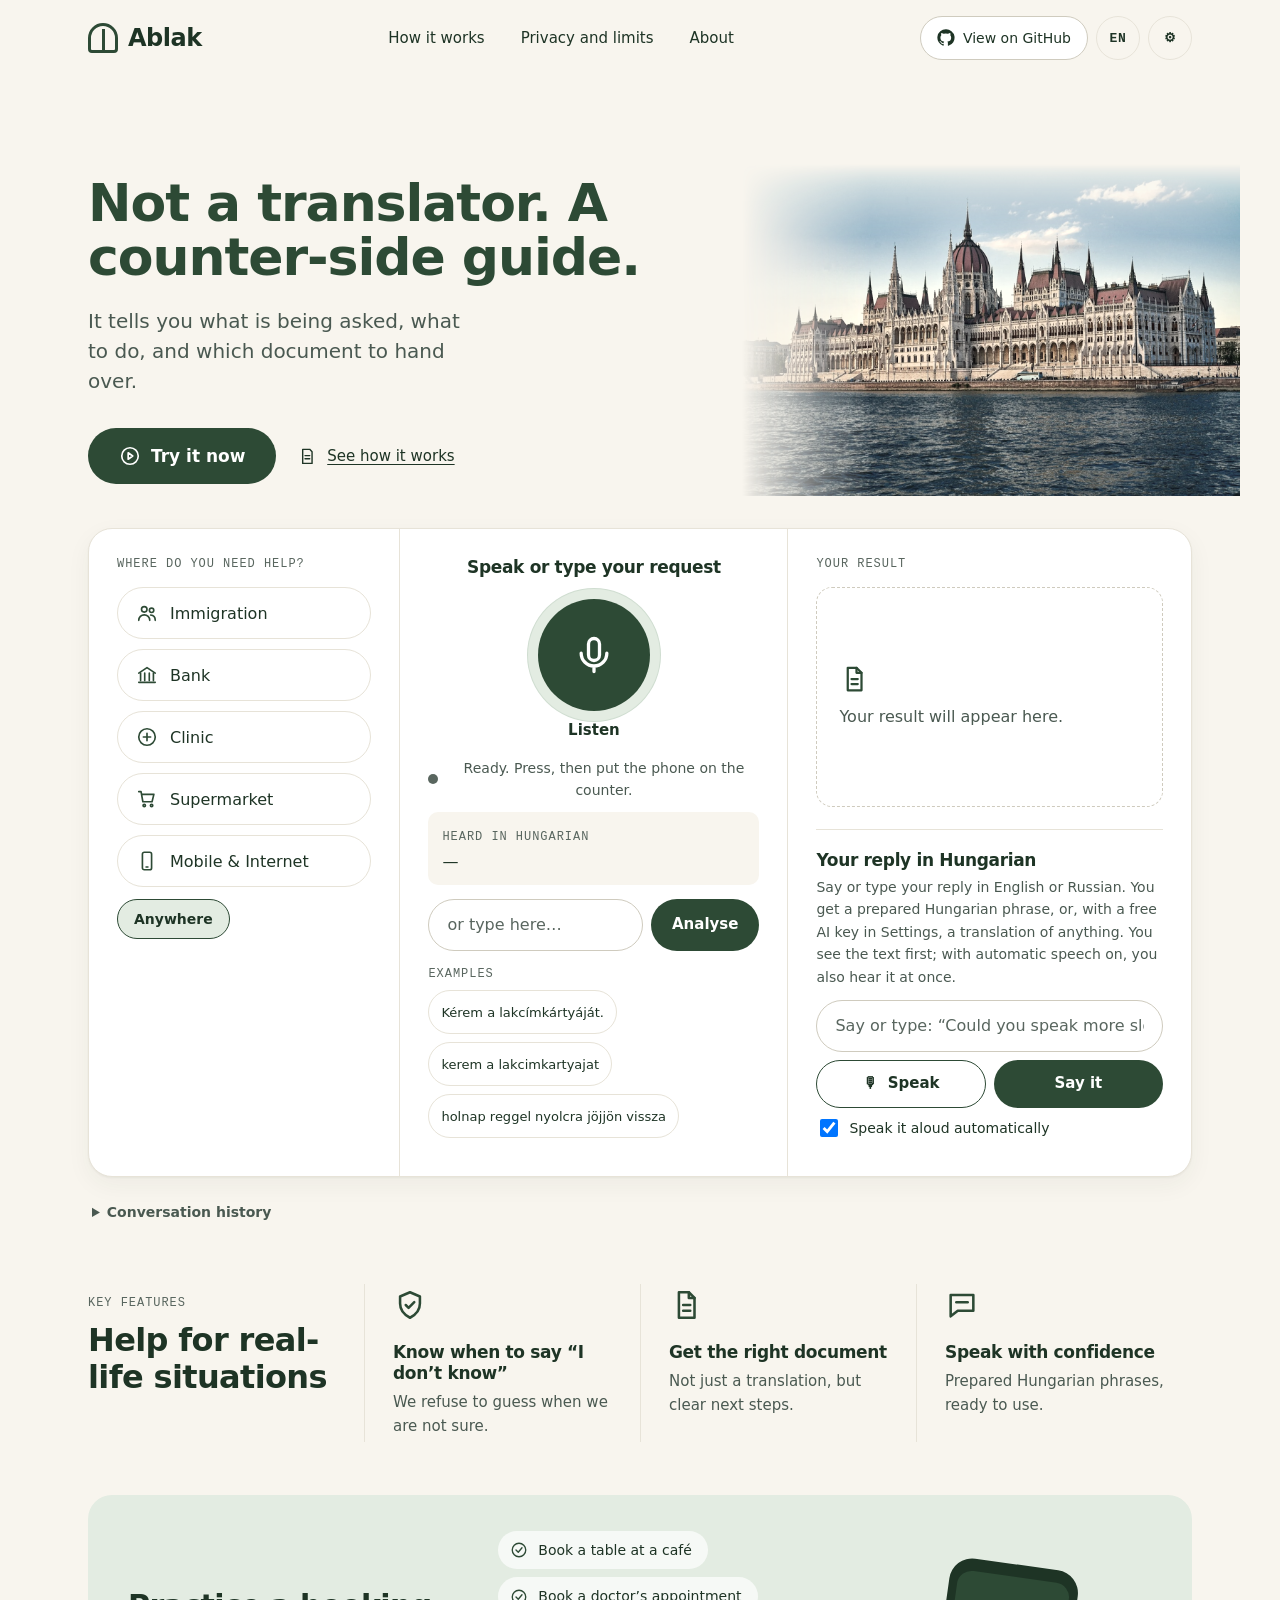
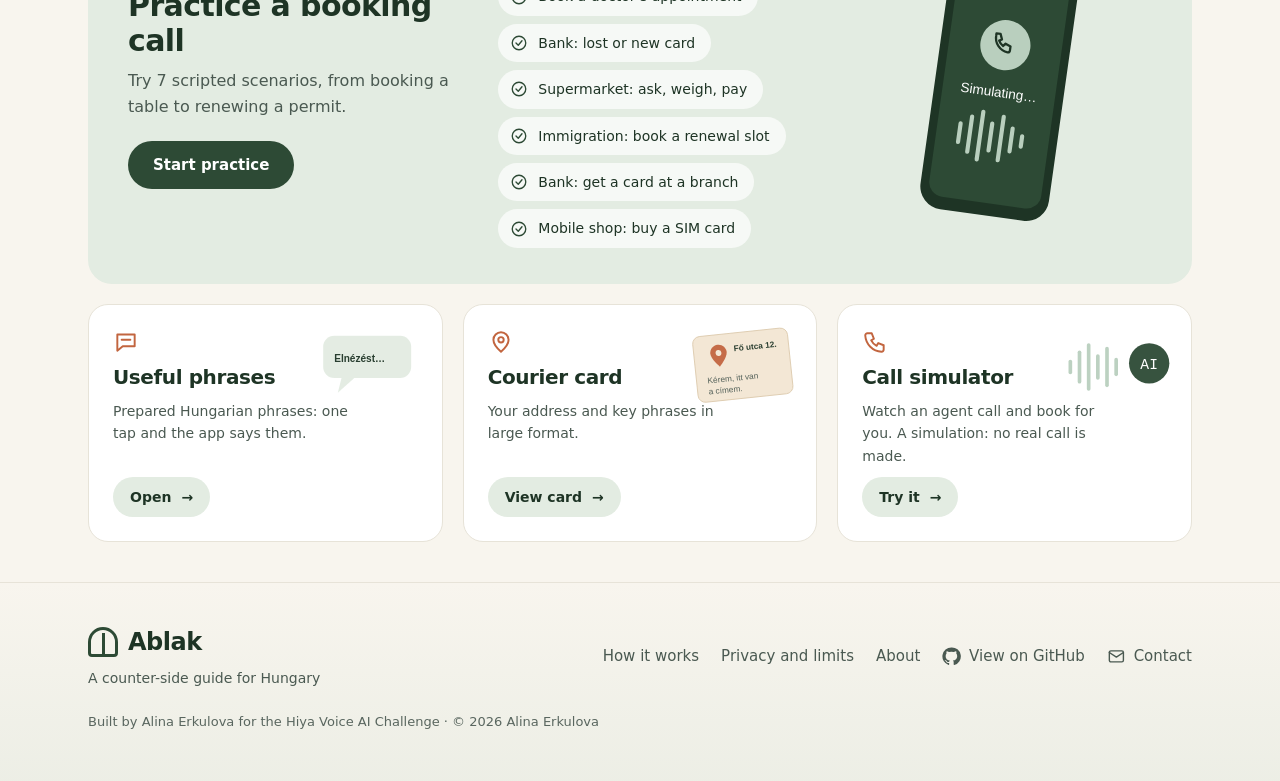
<file: index.html>
<!DOCTYPE html>
<html lang="en">
<head>
<meta charset="utf-8">
<meta http-equiv="Content-Security-Policy" content="default-src 'self'; script-src 'self'; style-src 'self' 'unsafe-inline' https://fonts.googleapis.com; font-src https://fonts.gstatic.com; img-src 'self' data:; connect-src 'self' https://api.groq.com https://generativelanguage.googleapis.com; media-src 'self' blob:; base-uri 'self'; form-action 'none'; object-src 'none'">
<meta name="viewport" content="width=device-width, initial-scale=1, viewport-fit=cover">
<meta name="description" content="Ablak is a counter-side guide for Hungary: it tells you what is being asked, what to do, and which document to hand over.">
<title>Ablak — a counter-side guide for Hungary</title>
<link rel="icon" href="data:image/svg+xml,%3Csvg xmlns='http://www.w3.org/2000/svg' viewBox='0 0 32 32'%3E%3Crect width='32' height='32' rx='6' fill='%232D4A35'/%3E%3Cg stroke='%23fff' stroke-width='2.5' fill='none'%3E%3Cpath d='M9 25V14a7 7 0 0114 0v11M16 8v17'/%3E%3C/g%3E%3C/svg%3E">
<link rel="preconnect" href="https://fonts.googleapis.com">
<link rel="preconnect" href="https://fonts.gstatic.com" crossorigin>
<link href="https://fonts.googleapis.com/css2?family=IBM+Plex+Mono:wght@400&family=Inter:wght@400;500;600&family=Manrope:wght@600;700&display=swap" rel="stylesheet">
<link rel="stylesheet" href="css/styles.css">
</head>
<body>

<header class="site-header">
  <div class="container">
    <a class="brand" href="index.html" aria-label="Ablak, home">
      <span class="brand-mark" aria-hidden="true"></span>
      <span class="brand-name">Ablak</span>
    </a>
    <nav class="site-nav" id="site-nav" aria-label="Main">
      <a href="how-it-works.html" data-i18n="nav.how"></a>
      <a href="privacy.html" data-i18n="nav.privacy"></a>
      <a href="about.html" data-i18n="nav.about"></a>
    </nav>
    <div class="header-actions">
      <a class="gh-btn" href="https://github.com/alinaerkul/ablak" rel="noopener"><svg class="i" viewBox="0 0 24 24" aria-hidden="true" style="fill:currentColor;stroke:none"><path d="M12 .5a11.5 11.5 0 00-3.64 22.41c.58.1.79-.25.79-.56v-2c-3.2.7-3.88-1.37-3.88-1.37-.52-1.33-1.28-1.69-1.28-1.69-1.05-.72.08-.7.08-.7 1.16.08 1.77 1.19 1.77 1.19 1.03 1.77 2.7 1.26 3.36.96.1-.75.4-1.26.73-1.55-2.55-.29-5.24-1.28-5.24-5.69 0-1.26.45-2.29 1.19-3.1-.12-.29-.52-1.46.11-3.05 0 0 .97-.31 3.18 1.18a11 11 0 015.78 0c2.2-1.49 3.17-1.18 3.17-1.18.63 1.59.23 2.76.11 3.05.74.81 1.19 1.84 1.19 3.1 0 4.42-2.7 5.4-5.27 5.68.41.36.78 1.06.78 2.14v3.17c0 .31.21.67.8.56A11.5 11.5 0 0012 .5z"/></svg><span data-i18n="nav.github"></span></a>
      <!-- The app explains in the user's language; Hungarian is always the
           language it listens to. This toggle changes only the former. -->
      <button id="lang-toggle" class="lang-btn" type="button" data-i18n-title="lang.switchTo">
        <span id="lang-current">EN</span>
      </button>
      <button id="settings-toggle" class="icon-btn" type="button" data-i18n-title="app.settings" aria-label="Settings">⚙</button>
      <button class="nav-toggle" id="nav-toggle" type="button" aria-expanded="false" aria-controls="site-nav" data-i18n-title="nav.menu">☰</button>
    </div>
  </div>
</header>

<!-- Support warning, shown only when the browser cannot do speech input -->
<div class="container banner-wrap">
  <div id="unsupported" class="banner banner-warn" hidden>
    <strong data-i18n="unsupported.strong"></strong>
    <span data-i18n="unsupported.text"></span>
  </div>
</div>

<main>

  <!-- ============ HERO ============ -->
  <section class="hero">
    <div class="container hero-grid">
      <div class="hero-copy">
        <h1 data-i18n="hero.title"></h1>
        <p class="hero-sub" data-i18n="hero.text"></p>
        <div class="hero-actions">
          <a class="btn btn-primary" href="#try"><svg class="i" style="width:22px;height:22px" viewBox="0 0 24 24" aria-hidden="true"><circle cx="12" cy="12" r="9"/><path d="M10 8.5l5 3.5-5 3.5z"/></svg><span data-i18n="hero.cta"></span></a>
          <!-- Switch this to the demo video once it is published. -->
          <a class="link-play" href="how-it-works.html"><svg class="i" viewBox="0 0 24 24" aria-hidden="true"><path d="M6 3h9l3 3v15H6z"/><path d="M9 11h6M9 15h6"/></svg><span data-i18n="hero.more"></span></a>
        </div>
      </div>
      <div class="hero-art">
        <img src="img/hero-parliament.jpg" alt="The Hungarian Parliament building on the Danube" width="1400" height="933" fetchpriority="high">
      </div>
    </div>
  </section>

  <!-- ============ WORKSPACE: where / speak / result ============ -->
  <div class="container">
    <div class="workspace" id="try">

      <div class="ws-col">
        <h2 class="ws-title mono" data-i18n="ws.where"></h2>
        <div class="scenario-row" id="scenario-row" role="tablist">
          <button class="chip" data-scenario="immigration" role="tab" type="button">
            <svg class="i" viewBox="0 0 24 24" aria-hidden="true"><circle cx="9" cy="8" r="3"/><path d="M3 20c0-3.3 2.7-6 6-6s6 2.7 6 6"/><circle cx="17" cy="9" r="2.4"/><path d="M16 14.2c2.7.2 5 2.4 5 5.8"/></svg>
            <span class="chip-title" data-i18n="loc.immigration"></span>
          </button>
          <button class="chip" data-scenario="bank" role="tab" type="button">
            <svg class="i" viewBox="0 0 24 24" aria-hidden="true"><path d="M3 10l9-6 9 6"/><path d="M5 10v8M9.5 10v8M14.5 10v8M19 10v8M3 20h18"/></svg>
            <span class="chip-title" data-i18n="loc.bank"></span>
          </button>
          <button class="chip" data-scenario="clinic" role="tab" type="button">
            <svg class="i" viewBox="0 0 24 24" aria-hidden="true"><circle cx="12" cy="12" r="9"/><path d="M12 8v8M8 12h8"/></svg>
            <span class="chip-title" data-i18n="loc.clinic"></span>
          </button>
          <button class="chip" data-scenario="supermarket" role="tab" type="button">
            <svg class="i" viewBox="0 0 24 24" aria-hidden="true"><path d="M3 4h2.5l2 11h10l2-8H7"/><circle cx="9" cy="19" r="1.3"/><circle cx="17" cy="19" r="1.3"/></svg>
            <span class="chip-title" data-i18n="loc.supermarket"></span>
          </button>
          <button class="chip" data-scenario="telecom" role="tab" type="button">
            <svg class="i" viewBox="0 0 24 24" aria-hidden="true"><rect x="7" y="2.5" width="10" height="19" rx="2"/><path d="M11 18.5h2"/></svg>
            <span class="chip-title" data-i18n="loc.telecom"></span>
          </button>
        </div>
        <div class="scenario-any">
          <button class="chip chip-any chip-active" data-scenario="all" role="tab" type="button" data-i18n="scenario.all"></button>
        </div>
      </div>

      <div class="ws-col ws-speak">
        <h2 class="ws-title" data-i18n="ws.speak"></h2>
        <div class="mic-wrap">
          <button id="mic-btn" class="mic-btn" type="button" aria-live="polite" data-i18n-title="mic.start"><svg viewBox="0 0 24 24" aria-hidden="true"><rect x="9" y="3" width="6" height="12" rx="3"/><path d="M5 11a7 7 0 0014 0M12 18v3"/></svg></button>
          <span class="mic-label" id="mic-label"></span>
        </div>
        <div class="status-line">
          <span id="status-dot" class="dot"></span>
          <span id="status-text"></span>
        </div>
        <div id="mic-alert" class="alert alert-error" role="alert" hidden>
          <span id="mic-alert-text" style="flex:1"></span>
          <button id="mic-retry" type="button" class="btn btn-secondary" data-i18n="err.retry"></button>
        </div>
        <div class="transcript-box">
          <span class="transcript-label" data-i18n="transcript.label"></span>
          <p id="transcript" class="transcript">—</p>
        </div>
        <div class="type-row">
          <input id="text-input" type="text" autocomplete="off" lang="hu" data-i18n-ph="ws.typeph" aria-label="Type what you heard">
          <button id="text-submit" class="btn btn-primary" type="button" data-i18n="text.submit"></button>
        </div>
        <div class="examples">
          <span class="block-label" data-i18n="text.examples"></span>
          <div id="example-list" class="alt-list"></div>
        </div>
      </div>

      <div class="ws-col ws-result">
        <h2 class="ws-title mono" data-i18n="ws.result"></h2>
        <div id="result-empty" class="result-empty">
          <svg class="i" viewBox="0 0 24 24" aria-hidden="true"><path d="M7 3h7l4 4v14H7z"/><path d="M14 3v4h4M10 12h5M10 16h5"/></svg>
          <p data-i18n="ws.empty"></p>
        </div>
        <section id="result" class="result" hidden>
          <div class="result-head">
            <span id="result-badge" class="badge">—</span>
            <span id="result-score" class="score"></span>
          </div>
          <div class="result-body">
            <div class="result-block">
              <span class="block-label" data-i18n="guide.meaning"></span>
              <p id="result-meaning" class="block-main"></p>
            </div>
            <div class="result-block">
              <span class="block-label" data-i18n="guide.action"></span>
              <p id="result-action" class="block-main"></p>
            </div>
            <div id="result-doc-wrap" class="doc-callout" hidden>
              <span class="doc-icon" aria-hidden="true">📄</span>
              <div>
                <span class="block-label" data-i18n="guide.doc"></span>
                <p id="result-doc" class="doc-name"></p>
              </div>
            </div>
            <div id="result-risk" class="risk-callout" hidden>
              <span aria-hidden="true">⚠</span>
              <p data-i18n="result.risk"></p>
            </div>
            <div id="reply-wrap" class="reply-card" hidden>
              <span class="block-label" data-i18n="guide.say"></span>
              <p id="reply-hu" class="reply-hu" lang="hu"></p>
              <p id="reply-ru" class="reply-ru"></p>
              <button id="speak-reply" class="btn btn-primary" type="button" data-i18n="result.speak"></button>
            </div>
          </div>
          <div id="alternatives" class="alternatives" hidden>
            <span class="block-label" data-i18n="result.alternatives"></span>
            <div id="alternatives-list" class="alt-list"></div>
          </div>
        </section>

      <div class="sayit reply-box">
        <h3 id="sayit-title"></h3>
        <p class="hint" id="sayit-hint" style="margin:6px 0 12px"></p>
        <div class="type-row">
          <button id="sayit-mic" type="button" class="btn btn-secondary">🎙 <span></span></button>
          <input id="sayit-input" type="text" autocomplete="off" aria-label="Say it in Hungarian">
          <button id="sayit-go" type="button" class="btn btn-primary"></button>
        </div>
        <label class="pr-hard" style="margin:8px 0 0">
          <input id="sayit-auto" type="checkbox" checked>
          <span id="sayit-auto-label"></span>
        </label>
        <p id="sayit-status" class="hint" aria-live="polite" style="margin-top:8px"></p>
        <div id="sayit-result" class="sayit-card" hidden>
          <div class="result-head"><span id="sayit-badge" class="badge"></span></div>
          <p id="sayit-hu" class="reply-hu" lang="hu"></p>
          <p id="sayit-gloss" class="reply-ru"></p>
          <p id="sayit-note" class="hint" hidden></p>
          <button id="sayit-speak" type="button" class="btn btn-primary"></button>
        </div>
        <div id="sayit-more-wrap" style="margin-top:12px" hidden>
          <span class="block-label" id="sayit-more-label"></span>
          <div id="sayit-more" class="alt-list"></div>
        </div>
      </div>
      </div>
    </div>

    <details class="recent">
      <summary data-i18n="history.title"></summary>
      <ol id="history" class="history">
        <li class="history-empty" data-i18n="history.empty"></li>
      </ol>
      <button id="clear-history" class="btn btn-ghost btn-small" type="button" data-i18n="history.clear"></button>
    </details>
  </div>

  <!-- ============ KEY FEATURES ============ -->
  <section class="section">
    <div class="container features">
      <div class="features-intro">
        <span class="label" data-i18n="feat.label"></span>
        <h2 data-i18n="feat.title"></h2>
      </div>
      <div class="feat"><svg class="i" viewBox="0 0 24 24" aria-hidden="true"><path d="M12 3l7 3v5c0 5-3 8-7 10-4-2-7-5-7-10V6z"/><path d="M9 12l2 2 4-4"/></svg><h3 data-i18n="feat.1.t"></h3><p data-i18n="feat.1.d"></p></div>
      <div class="feat"><svg class="i" viewBox="0 0 24 24" aria-hidden="true"><path d="M7 3h7l4 4v14H7z"/><path d="M14 3v4h4M10 12h5M10 16h5"/></svg><h3 data-i18n="feat.2.t"></h3><p data-i18n="feat.2.d"></p></div>
      <div class="feat"><svg class="i" viewBox="0 0 24 24" aria-hidden="true"><path d="M4 5h16v11H9l-5 4z"/><path d="M8 10h8"/></svg><h3 data-i18n="feat.3.t"></h3><p data-i18n="feat.3.d"></p></div>
    </div>
  </section>

  <!-- ============ PRACTICE BAND ============ -->
  <section class="container">
    <div class="band">
      <div>
        <h2 data-i18n="prac.title"></h2>
        <p data-i18n="prac.text"></p>
        <button type="button" class="btn btn-primary" data-open="practice"><span data-i18n="prac.cta"></span></button>
      </div>
      <div class="pill-list">
        <span class="pill"><svg class="i" viewBox="0 0 24 24" aria-hidden="true"><circle cx="12" cy="12" r="9"/><path d="M8 12l3 3 5-6"/></svg><span data-i18n="prac.p1"></span></span>
        <span class="pill"><svg class="i" viewBox="0 0 24 24" aria-hidden="true"><circle cx="12" cy="12" r="9"/><path d="M8 12l3 3 5-6"/></svg><span data-i18n="prac.p2"></span></span>
        <span class="pill"><svg class="i" viewBox="0 0 24 24" aria-hidden="true"><circle cx="12" cy="12" r="9"/><path d="M8 12l3 3 5-6"/></svg><span data-i18n="prac.p3"></span></span>
        <span class="pill"><svg class="i" viewBox="0 0 24 24" aria-hidden="true"><circle cx="12" cy="12" r="9"/><path d="M8 12l3 3 5-6"/></svg><span data-i18n="prac.p4"></span></span>
        <span class="pill"><svg class="i" viewBox="0 0 24 24" aria-hidden="true"><circle cx="12" cy="12" r="9"/><path d="M8 12l3 3 5-6"/></svg><span data-i18n="prac.p5"></span></span>
        <span class="pill"><svg class="i" viewBox="0 0 24 24" aria-hidden="true"><circle cx="12" cy="12" r="9"/><path d="M8 12l3 3 5-6"/></svg><span data-i18n="prac.p6"></span></span>
        <span class="pill"><svg class="i" viewBox="0 0 24 24" aria-hidden="true"><circle cx="12" cy="12" r="9"/><path d="M8 12l3 3 5-6"/></svg><span data-i18n="prac.p7"></span></span>
      </div>
      <div class="band-art"><svg viewBox="0 0 220 270" role="img" aria-label="Phone showing a simulated call"><g transform="rotate(8 110 135)"><rect x="52" y="14" width="124" height="242" rx="22" fill="#1E3425"/><rect x="60" y="26" width="108" height="218" rx="14" fill="#2D4A35"/><circle cx="114" cy="92" r="24" fill="#B9CFBE"/><g transform="translate(102 80)" stroke="#1E3425" stroke-width="2.2" fill="none" stroke-linecap="round" stroke-linejoin="round"><path d="M2 2h4l2 5-2.5 1.5a10 10 0 004.5 4.5L12 10.5l5 2v4a2 2 0 01-2 2A14 14 0 012 4a2 2 0 010 0z"/></g><text x="114" y="142" text-anchor="middle" font-family="Inter,sans-serif" font-size="13" fill="#fff">Simulating…</text><g fill="#B9CFBE"><rect x="80" y="170" width="4" height="22" rx="2"/><rect x="90" y="162" width="4" height="38" rx="2"/><rect x="100" y="156" width="4" height="50" rx="2"/><rect x="110" y="166" width="4" height="30" rx="2"/><rect x="120" y="158" width="4" height="46" rx="2"/><rect x="130" y="168" width="4" height="26" rx="2"/><rect x="140" y="174" width="4" height="14" rx="2"/></g></g></svg></div>
    </div>

    <div id="practice-panel" class="tool-panel" hidden>
      <div class="panel">
        <div class="tool-head">
          <h2 data-i18n="prac.title"></h2>
          <button type="button" class="btn btn-ghost btn-small" data-close="practice" data-i18n="panel.close"></button>
        </div>
        <p class="hint" data-i18n="sec.practice.sub"></p>
        <div id="practice-picker" class="scn-grid"></div>
        <div id="practice-session" style="margin-top:20px" hidden>
          <div class="pr-head" style="margin-top:0">
            <h3 id="practice-name"></h3>
            <span class="pr-actions">
              <button id="practice-restart" type="button" class="btn btn-ghost btn-small" data-i18n="practice.restart"></button>
              <button id="practice-exit" type="button" class="btn btn-ghost btn-small" data-i18n="practice.exit"></button>
            </span>
          </div>
          <p id="practice-intro" class="hint"></p>
          <div id="practice-log" class="pr-log" aria-live="polite"></div>
          <div id="practice-options" class="say-grid"></div>
          <label class="pr-hard">
            <input id="practice-hard" type="checkbox">
            <span data-i18n="practice.hard"></span>
          </label>
          <div id="practice-input-row" class="text-input-row">
            <input id="practice-input" type="text" autocomplete="off" lang="hu" data-i18n-ph="practice.placeholder" aria-label="Your answer in Hungarian">
            <button id="practice-send" type="button" class="btn btn-primary" data-i18n="practice.send"></button>
            <button id="practice-mic" type="button" class="btn btn-ghost" data-i18n-title="practice.mic">🎙</button>
          </div>
        </div>
      </div>
    </div>

    <!-- ============ THREE TOOLS ============ -->
    <div class="tool-cards">
      <div class="tool-card" data-card="phrases">
        <svg class="i" style="color:var(--clay)" viewBox="0 0 24 24" aria-hidden="true"><path d="M4 5h16v11H9l-5 4z"/><path d="M8 10h8"/></svg>
        <h3 data-i18n="card.phrases.t"></h3>
        <p data-i18n="card.phrases.d"></p>
        <button type="button" class="btn btn-small" data-open="phrases"><span data-i18n="card.phrases.cta"></span> →</button>
        <svg class="tool-art" viewBox="0 0 120 96" aria-hidden="true"><rect x="10" y="14" width="96" height="46" rx="12" fill="#E3ECE2"/><path d="M30 60l-4 16 18-16z" fill="#E3ECE2"/><text x="22" y="42" font-family="Manrope,sans-serif" font-weight="700" font-size="11" fill="#1E3425">Elnézést…</text></svg>
      </div>
      <div class="tool-card" data-card="courier">
        <svg class="i" viewBox="0 0 24 24" aria-hidden="true"><path d="M12 21s-7-6-7-11a7 7 0 0114 0c0 5-7 11-7 11z"/><circle cx="12" cy="10" r="2.5"/></svg>
        <h3 data-i18n="card.courier.t"></h3>
        <p data-i18n="card.courier.d"></p>
        <button type="button" class="btn btn-small" data-open="courier"><span data-i18n="card.courier.cta"></span> →</button>
        <svg class="tool-art" viewBox="0 0 120 96" aria-hidden="true"><g transform="rotate(-6 60 48)"><rect x="8" y="10" width="104" height="72" rx="8" fill="#F3E6D3" stroke="#DCC9AC"/><path d="M26 30c0-5 4-9 9-9s9 4 9 9c0 6-9 15-9 15s-9-9-9-15z" fill="#C2653F"/><circle cx="35" cy="30" r="3.2" fill="#F3E6D3"/><text x="52" y="30" font-family="Manrope,sans-serif" font-weight="700" font-size="9" fill="#1E3425">Fő utca 12.</text><text x="20" y="62" font-family="Inter,sans-serif" font-size="9" fill="#4A5951">Kérem, itt van</text><text x="20" y="74" font-family="Inter,sans-serif" font-size="9" fill="#4A5951">a címem.</text></g></svg>
      </div>
      <div class="tool-card" data-card="sim">
        <svg class="i" viewBox="0 0 24 24" aria-hidden="true"><path d="M5 4h4l2 5-2.5 1.5a11 11 0 005 5L15 13l5 2v4a2 2 0 01-2 2A16 16 0 013 6a2 2 0 012-2z"/></svg>
        <h3 data-i18n="card.sim.t"></h3>
        <p data-i18n="card.sim.d"></p>
        <button type="button" class="btn btn-small" data-open="sim"><span data-i18n="card.sim.cta"></span> →</button>
        <svg class="tool-art" viewBox="0 0 120 96" aria-hidden="true"><g fill="#B9CFBE"><rect x="6" y="40" width="4" height="16" rx="2"/><rect x="16" y="30" width="4" height="36" rx="2"/><rect x="26" y="22" width="4" height="52" rx="2"/><rect x="36" y="34" width="4" height="28" rx="2"/><rect x="46" y="26" width="4" height="44" rx="2"/><rect x="56" y="38" width="4" height="20" rx="2"/></g><circle cx="94" cy="44" r="22" fill="#2D4A35"/><text x="94" y="50" text-anchor="middle" font-family="IBM Plex Mono,monospace" font-size="16" fill="#fff">AI</text></svg>
      </div>
    </div>

    <!-- ============ TOOL PANELS (open in place, one at a time) ============ -->
    <div id="phrases-panel" class="tool-panel" hidden>
      <div class="panel">
        <div class="tool-head">
          <h2 data-i18n="sec.phrases.title"></h2>
          <button type="button" class="btn btn-ghost btn-small" data-close="phrases" data-i18n="panel.close"></button>
        </div>
        <p class="hint" data-i18n="sec.phrases.sub" style="margin-bottom:16px"></p>
        <div id="essentials" class="say-grid essentials"></div>
        <details class="more-phrases">
          <summary data-i18n="phrases.more"></summary>
          <p class="hint" data-i18n="say.hint" style="margin:8px 0 4px"></p>
          <div id="say-list" class="say-list"></div>
        </details>
      </div>
    </div>

    <div id="courier-panel" class="tool-panel" hidden>
      <div class="panel">
        <div class="tool-head">
          <h2 data-i18n="sec.courier.title"></h2>
          <button type="button" class="btn btn-ghost btn-small" data-close="courier" data-i18n="panel.close"></button>
        </div>
        <p class="hint" data-i18n="courier.hint"></p>
        <div class="courier-grid">
          <div>
            <div class="courier-fields">
              <label class="wide"><span data-i18n="courier.name"></span><input id="courier-name" type="text" autocomplete="off"></label>
              <label class="wide"><span data-i18n="courier.streetLabel"></span><input id="courier-street" type="text" autocomplete="off" data-i18n-ph="courier.street"></label>
              <label><span data-i18n="courier.floor"></span><input id="courier-floor" type="text" autocomplete="off" inputmode="numeric"></label>
              <label><span data-i18n="courier.door"></span><input id="courier-door" type="text" autocomplete="off"></label>
              <label><span data-i18n="courier.phone"></span><input id="courier-phone" type="text" autocomplete="off" inputmode="tel"></label>
              <label><span data-i18n="courier.code"></span><input id="courier-code" type="text" autocomplete="off"></label>
            </div>
          </div>
          <div>
            <div id="courier-empty" class="card courier-empty" data-i18n="courier.empty"></div>
            <div id="courier-card" class="courier-card" hidden>
              <span class="block-label" id="courier-name-label"></span>
              <p class="courier-addr" id="courier-addr"></p>
              <p class="courier-sub" id="courier-sub"></p>
              <p class="courier-meta" id="courier-phone-out"></p>
              <p id="courier-hu" class="courier-hu" lang="hu"></p>
              <div class="courier-actions">
                <button id="courier-copy" type="button" class="btn btn-secondary" data-i18n="courier.copy"></button>
                <button id="courier-speak" type="button" class="btn btn-primary" data-i18n="courier.speak"></button>
              </div>
            </div>
          </div>
        </div>
        <div class="courier-phrases">
          <span class="block-label" data-i18n="courier.phrases"></span>
          <div id="courier-phrases" class="say-grid" style="margin-top:10px"></div>
        </div>
      </div>
    </div>

    <div id="sim-panel" class="tool-panel" hidden>
      <div class="panel">
        <div class="tool-head">
          <h2 id="sim-title"></h2>
          <button type="button" class="btn btn-ghost btn-small" data-close="sim" data-i18n="panel.close"></button>
        </div>
        <p class="hint" id="sim-hint" style="margin-bottom:12px"></p>
        <div class="alert alert-warn sim-top" role="note">
          <span class="badge badge-proto" id="sim-badge"></span>
          <span id="sim-badge-text"></span>
        </div>
        <div id="sim-picker" class="scn-grid"></div>
        <div id="sim-form" style="margin-top:20px" hidden>
          <p class="hint" id="sim-intro"></p>
          <div id="sim-fields" class="sim-fields"></div>
          <label class="pr-hard">
            <input id="sim-mute" type="checkbox">
            <span id="sim-mute-label"></span>
          </label>
          <div class="sim-controls">
            <button id="sim-start" type="button" class="btn btn-primary"></button>
            <button id="sim-end" type="button" class="btn btn-ghost" hidden></button>
            <span class="sim-status"><span id="sim-dot" class="dot"></span><span id="sim-status"></span></span>
          </div>
          <div id="sim-log" class="pr-log" aria-live="polite"></div>
        </div>
      </div>
    </div>
  </section>

</main>

<footer class="site-footer">
  <div class="container">
    <div class="footer-grid">
      <div class="footer-brand">
        <a class="brand" href="index.html" aria-label="Ablak, home">
          <span class="brand-mark" aria-hidden="true"></span>
          <span class="brand-name">Ablak</span>
        </a>
        <p data-i18n="footer.tag"></p>
      </div>
      <nav class="footer-links" aria-label="Footer">
        <a href="how-it-works.html" data-i18n="nav.how"></a>
        <a href="privacy.html" data-i18n="nav.privacy"></a>
        <a href="about.html" data-i18n="nav.about"></a>
        <a href="https://github.com/alinaerkul/ablak" rel="noopener"><svg class="i" viewBox="0 0 24 24" aria-hidden="true" style="fill:currentColor;stroke:none"><path d="M12 .5a11.5 11.5 0 00-3.64 22.41c.58.1.79-.25.79-.56v-2c-3.2.7-3.88-1.37-3.88-1.37-.52-1.33-1.28-1.69-1.28-1.69-1.05-.72.08-.7.08-.7 1.16.08 1.77 1.19 1.77 1.19 1.03 1.77 2.7 1.26 3.36.96.1-.75.4-1.26.73-1.55-2.55-.29-5.24-1.28-5.24-5.69 0-1.26.45-2.29 1.19-3.1-.12-.29-.52-1.46.11-3.05 0 0 .97-.31 3.18 1.18a11 11 0 015.78 0c2.2-1.49 3.17-1.18 3.17-1.18.63 1.59.23 2.76.11 3.05.74.81 1.19 1.84 1.19 3.1 0 4.42-2.7 5.4-5.27 5.68.41.36.78 1.06.78 2.14v3.17c0 .31.21.67.8.56A11.5 11.5 0 0012 .5z"/></svg><span data-i18n="nav.github"></span></a>
        <a href="about.html#contact"><svg class="i" viewBox="0 0 24 24" aria-hidden="true"><rect x="3" y="5" width="18" height="14" rx="2"/><path d="M3 7l9 6 9-6"/></svg><span data-i18n="footer.contact"></span></a>
      </nav>
    </div>
    <p class="footer-note"><span data-i18n="footer.text"></span> · <span data-i18n="footer.copy"></span></p>
  </div>
</footer>

<!-- ============ SETTINGS DRAWER ============ -->
<div id="settings" class="drawer" hidden>
  <div class="drawer-inner">
    <div class="drawer-head">
      <h2 data-i18n="settings.title"></h2>
      <button id="settings-close" class="icon-btn" data-i18n-title="settings.close">✕</button>
    </div>

    <div class="setting">
      <label class="setting-label" for="rate-range" data-i18n="settings.rate"></label>
      <input id="rate-range" type="range" min="0.6" max="1.1" step="0.02" value="0.92">
      <span id="rate-value" class="setting-value">0.92×</span>
    </div>

    <div class="setting">
      <label class="setting-label">
        <input id="autospeak" type="checkbox">
        <span data-i18n="settings.autospeak"></span>
      </label>
      <p class="hint" data-i18n="settings.autospeakHint"></p>
    </div>

    <hr>

    <h3 class="setting-heading" data-i18n="settings.llmHeading"></h3>
    <p class="hint" data-i18n="settings.llmHint"></p>
    <label class="setting-label" for="llm-provider" data-i18n="settings.provider"></label>
    <select id="llm-provider">
      <option value="" data-i18n="settings.providerOff"></option>
      <option value="groq">Groq</option>
      <option value="gemini">Google AI Studio (Gemini)</option>
    </select>
    <label class="setting-label" for="llm-key" data-i18n="settings.apiKey"></label>
    <input id="llm-key" type="password" placeholder="gsk_… / AIza…" autocomplete="off">
    <button id="llm-save" class="btn btn-primary btn-block" data-i18n="settings.save"></button>
    <p id="llm-status" class="hint"></p>

    <hr>

    <h3 class="setting-heading" data-i18n="settings.wHeading"></h3>
    <p class="hint" data-i18n="settings.wHint"></p>
    <label class="setting-label">
      <input id="whisper-on" type="checkbox">
      <span data-i18n="settings.wOn"></span>
    </label>
    <p id="whisper-status" class="hint"></p>

    <hr>

    <div class="setting">
      <h3 class="setting-heading" data-i18n="settings.voices"></h3>
      <p id="voice-report" class="hint"></p>
      <button id="voice-test" class="btn btn-ghost btn-block" data-i18n="settings.voiceTest"></button>
    </div>

    <hr>
    <p class="hint">
      <span data-i18n="settings.corpus"></span>
      <span id="corpus-size">—</span>
      <span data-i18n="settings.privacy"></span>
    </p>
  </div>
</div>

<script src="js/i18n.js"></script>
<script src="js/phrases.js"></script>
<script src="js/matcher.js"></script>
<script src="js/speech.js"></script>
<script src="js/llm.js"></script>
<script src="js/whisper.js"></script>
<script src="js/practice.js"></script>
<script src="js/courier.js"></script>
<script src="js/callsim.js"></script>
<script src="js/sayit.js"></script>
<script src="js/app.js"></script>
<script src="js/home.js"></script>
<script src="js/site.js"></script>
</body>
</html>
</file>
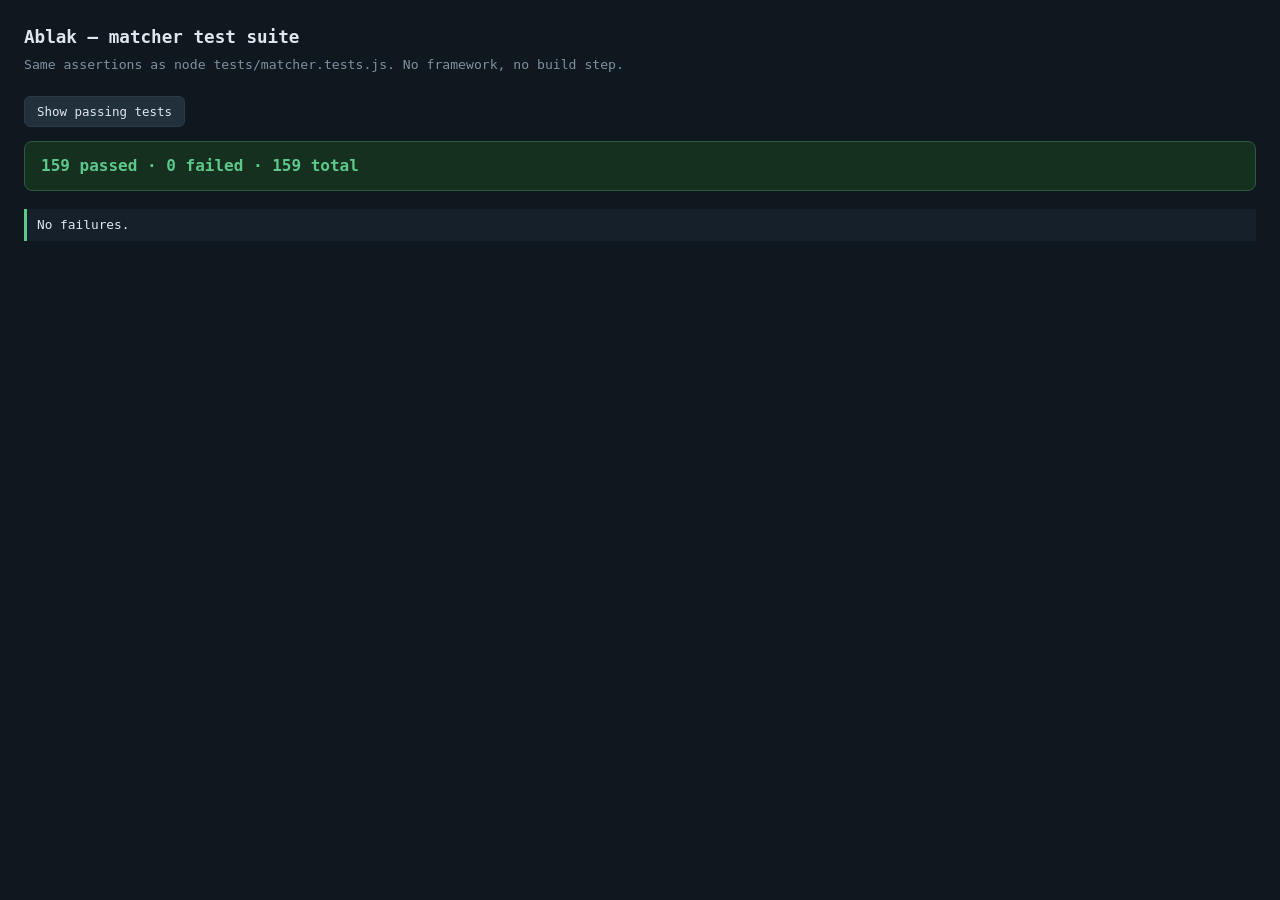
<file: tests/index.html>
<!DOCTYPE html>
<html lang="en">
<head>
<meta charset="utf-8">
<meta name="viewport" content="width=device-width, initial-scale=1">
<title>Ablak — matcher tests</title>
<style>
  body { font-family: ui-monospace, SFMono-Regular, Menlo, Consolas, monospace;
         background: #10181f; color: #dfe6ee; margin: 0; padding: 24px; line-height: 1.55; }
  h1 { font-size: 1.1rem; margin: 0 0 4px; }
  .sub { color: #7f90a1; font-size: .82rem; margin: 0 0 20px; }
  .summary { padding: 12px 16px; border-radius: 8px; margin-bottom: 18px; font-weight: 700; }
  .summary.ok   { background: #16301f; color: #5cc98b; border: 1px solid #2c5c3f; }
  .summary.bad  { background: #351a16; color: #ef7a67; border: 1px solid #6a3328; }
  ul { list-style: none; margin: 0; padding: 0; }
  li { padding: 6px 10px; border-left: 3px solid #2c3a47; margin-bottom: 3px;
       font-size: .8rem; background: #16202a; }
  li.pass { border-left-color: #5cc98b; }
  li.fail { border-left-color: #ef7a67; background: #241a18; }
  .tag { display: inline-block; width: 46px; font-weight: 700; }
  li.pass .tag { color: #5cc98b; }
  li.fail .tag { color: #ef7a67; }
  .detail { display: block; color: #e0a955; margin-left: 46px; }
  .filters { margin-bottom: 14px; }
  button { font-family: inherit; font-size: .78rem; background: #22303c; color: #dfe6ee;
           border: 1px solid #2c3a47; border-radius: 6px; padding: 7px 12px; cursor: pointer; }
  button:hover { border-color: #4d9fd1; color: #4d9fd1; }
</style>
</head>
<body>

<h1>Ablak — matcher test suite</h1>
<p class="sub">
  Same assertions as <code>node tests/matcher.tests.js</code>.
  No framework, no build step.
</p>

<div class="filters">
  <button id="toggle">Show passing tests</button>
</div>

<div id="summary" class="summary">Running…</div>
<ul id="list"></ul>

<script src="../js/phrases.js"></script>
<script src="../js/matcher.js"></script>
<script src="../js/practice.js"></script>
<script src="../js/courier.js"></script>
<script src="../js/callsim.js"></script>
<script src="../js/llm.js"></script>
<script src="../js/whisper.js"></script>
<script src="../js/sayit.js"></script>
<script src="matcher.tests.js"></script>
<script>
  var outcome = window.AblakTests.run(false);
  var summary = document.getElementById('summary');
  var list = document.getElementById('list');
  var showPassing = false;

  summary.className = 'summary ' + (outcome.failed === 0 ? 'ok' : 'bad');
  summary.textContent = outcome.passed + ' passed · ' + outcome.failed +
                        ' failed · ' + outcome.results.length + ' total';

  function render() {
    list.innerHTML = '';
    outcome.results
      .filter(function (r) { return showPassing || !r.pass; })
      .forEach(function (r) {
        var li = document.createElement('li');
        li.className = r.pass ? 'pass' : 'fail';
        var tag = document.createElement('span');
        tag.className = 'tag';
        tag.textContent = r.pass ? 'PASS' : 'FAIL';
        li.appendChild(tag);
        li.appendChild(document.createTextNode(r.name));
        if (r.detail) {
          var d = document.createElement('span');
          d.className = 'detail';
          d.textContent = r.detail;
          li.appendChild(d);
        }
        list.appendChild(li);
      });
    if (!list.children.length) {
      var li = document.createElement('li');
      li.className = 'pass';
      li.textContent = 'No failures.';
      list.appendChild(li);
    }
  }

  document.getElementById('toggle').addEventListener('click', function () {
    showPassing = !showPassing;
    this.textContent = showPassing ? 'Show failures only' : 'Show passing tests';
    render();
  });

  render();
</script>
</body>
</html>
</file>
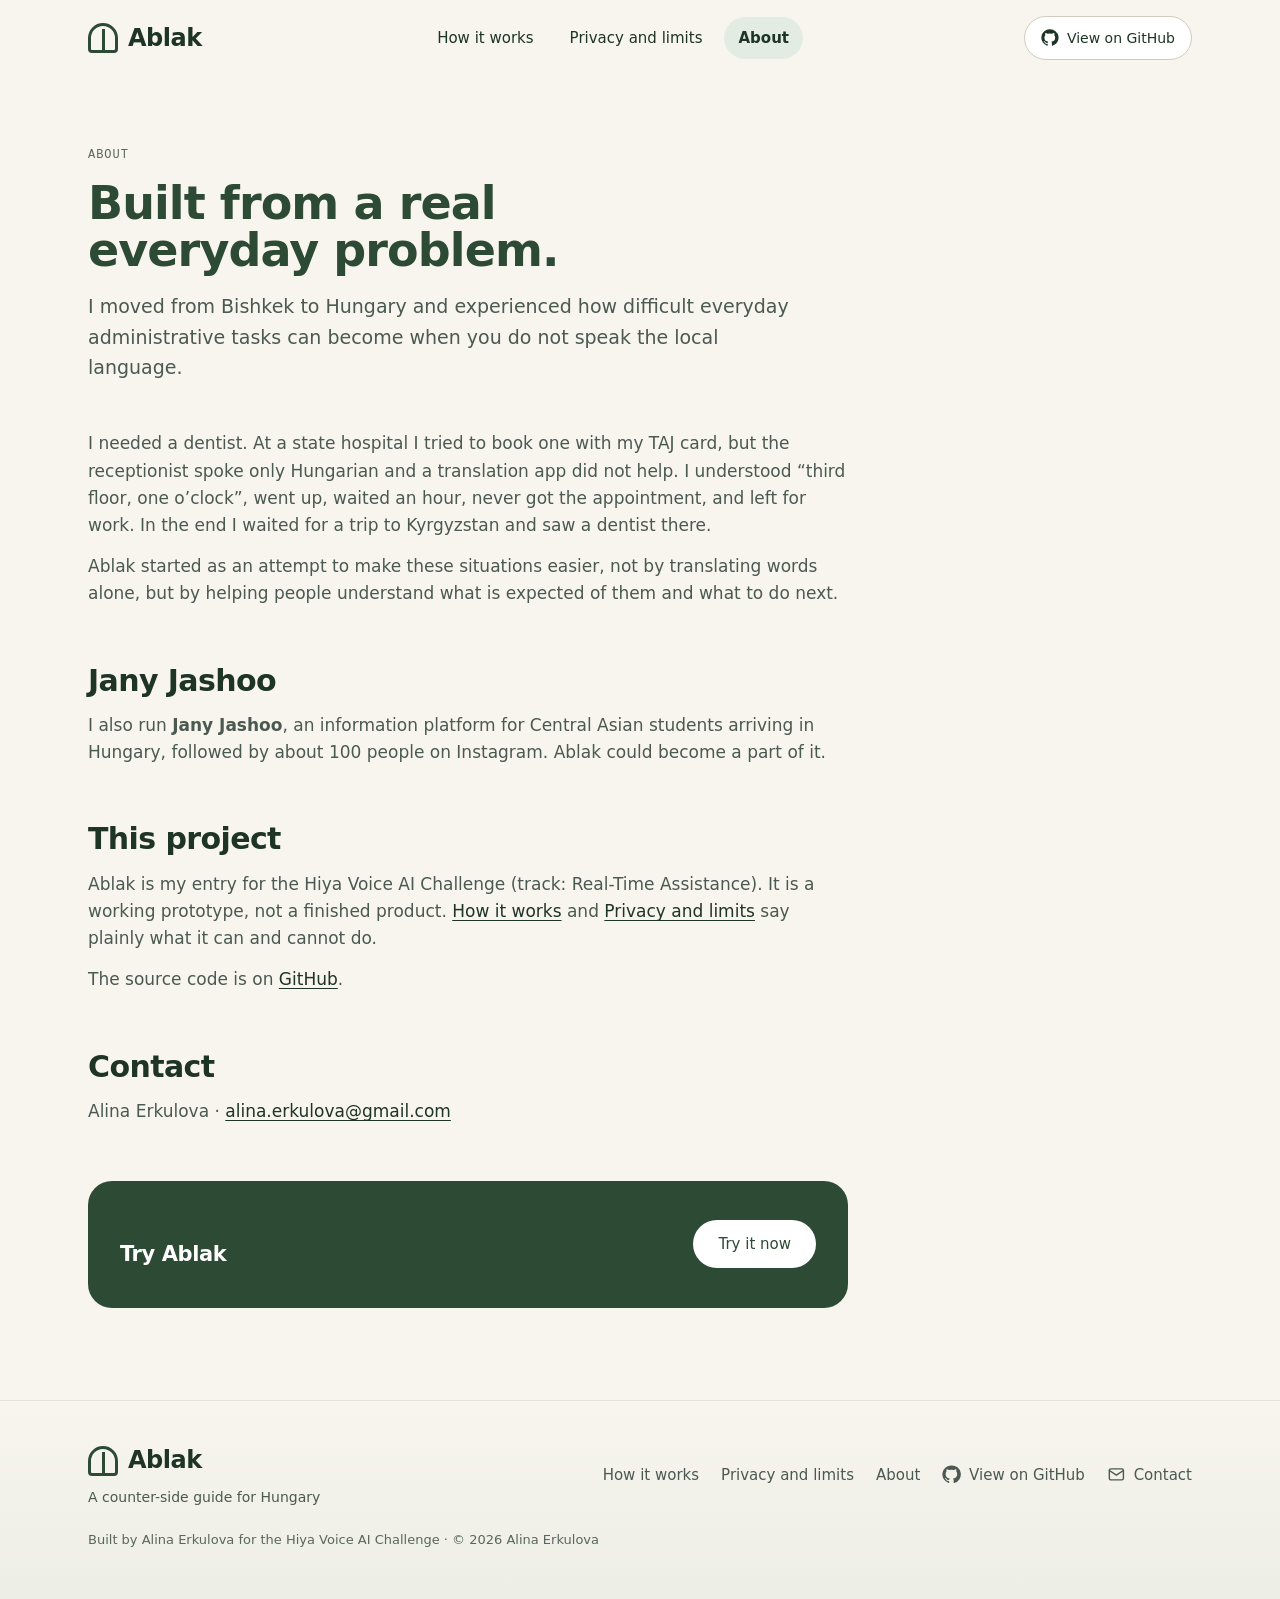
<file: about.html>
<!DOCTYPE html>
<html lang="en">
<head>
<meta charset="utf-8">
<meta http-equiv="Content-Security-Policy" content="default-src 'self'; script-src 'self'; style-src 'self' 'unsafe-inline' https://fonts.googleapis.com; font-src https://fonts.gstatic.com; img-src 'self' data:; connect-src 'self'; base-uri 'self'; form-action 'none'; object-src 'none'">
<meta name="viewport" content="width=device-width, initial-scale=1, viewport-fit=cover">
<meta name="description" content="Who built Ablak, why, and how to get in touch.">
<title>About — Ablak</title>
<link rel="icon" href="data:image/svg+xml,%3Csvg xmlns='http://www.w3.org/2000/svg' viewBox='0 0 32 32'%3E%3Crect width='32' height='32' rx='6' fill='%232D4A35'/%3E%3Cg stroke='%23fff' stroke-width='2.5' fill='none'%3E%3Cpath d='M9 25V14a7 7 0 0114 0v11M16 8v17'/%3E%3C/g%3E%3C/svg%3E">
<link rel="preconnect" href="https://fonts.googleapis.com">
<link rel="preconnect" href="https://fonts.gstatic.com" crossorigin>
<link href="https://fonts.googleapis.com/css2?family=IBM+Plex+Mono:wght@400&family=Inter:wght@400;500;600&family=Manrope:wght@600;700&display=swap" rel="stylesheet">
<link rel="stylesheet" href="css/styles.css">
</head>
<body>

<header class="site-header">
  <div class="container">
    <a class="brand" href="index.html" aria-label="Ablak, home">
      <span class="brand-mark" aria-hidden="true"></span>
      <span class="brand-name">Ablak</span>
    </a>
    <nav class="site-nav" id="site-nav" aria-label="Main">
      <a href="how-it-works.html">How it works</a>
      <a href="privacy.html">Privacy and limits</a>
      <a href="about.html" aria-current="page">About</a>
    </nav>
    <div class="header-actions">
      <a class="gh-btn" href="https://github.com/alinaerkul/ablak" rel="noopener"><svg class="i" viewBox="0 0 24 24" aria-hidden="true" style="fill:currentColor;stroke:none"><path d="M12 .5a11.5 11.5 0 00-3.64 22.41c.58.1.79-.25.79-.56v-2c-3.2.7-3.88-1.37-3.88-1.37-.52-1.33-1.28-1.69-1.28-1.69-1.05-.72.08-.7.08-.7 1.16.08 1.77 1.19 1.77 1.19 1.03 1.77 2.7 1.26 3.36.96.1-.75.4-1.26.73-1.55-2.55-.29-5.24-1.28-5.24-5.69 0-1.26.45-2.29 1.19-3.1-.12-.29-.52-1.46.11-3.05 0 0 .97-.31 3.18 1.18a11 11 0 015.78 0c2.2-1.49 3.17-1.18 3.17-1.18.63 1.59.23 2.76.11 3.05.74.81 1.19 1.84 1.19 3.1 0 4.42-2.7 5.4-5.27 5.68.41.36.78 1.06.78 2.14v3.17c0 .31.21.67.8.56A11.5 11.5 0 0012 .5z"/></svg><span>View on GitHub</span></a>
      <button class="nav-toggle" id="nav-toggle" type="button" aria-expanded="false" aria-controls="site-nav" aria-label="Menu">☰</button>
    </div>
  </div>
</header>

<main>

<section class="page-hero">
  <div class="container">
    <span class="label">About</span>
    <h1 style="margin-top:14px">Built from a real everyday problem.</h1>
    <p>I moved from Bishkek to Hungary and experienced how difficult everyday administrative tasks can become when you do not speak the local language.</p>
  </div>
</section>

<section class="section" style="padding-top:24px">
  <div class="container"><div class="prose">
    <p>I needed a dentist. At a state hospital I tried to book one with my TAJ card, but the receptionist spoke only Hungarian and a translation app did not help. I understood “third floor, one o’clock”, went up, waited an hour, never got the appointment, and left for work. In the end I waited for a trip to Kyrgyzstan and saw a dentist there.</p>
    <p>Ablak started as an attempt to make these situations easier, not by translating words alone, but by helping people understand what is expected of them and what to do next.</p>

    <h2>Jany Jashoo</h2>
    <p>I also run <strong>Jany Jashoo</strong>, an information platform for Central Asian students arriving in Hungary, followed by about 100 people on Instagram. Ablak could become a part of it.</p>

    <h2>This project</h2>
    <p>Ablak is my entry for the Hiya Voice AI Challenge (track: Real-Time Assistance). It is a working prototype, not a finished product. <a href="how-it-works.html">How it works</a> and <a href="privacy.html">Privacy and limits</a> say plainly what it can and cannot do.</p>

    <p>The source code is on <a href="https://github.com/alinaerkul/ablak" rel="noopener">GitHub</a>.</p>

    <h2 id="contact">Contact</h2>
    <p>Alina Erkulova · <a href="mailto:alina.erkulova@gmail.com">alina.erkulova@gmail.com</a></p>

    <div class="cta-band">
      <h3>Try Ablak</h3>
      <a class="btn btn-primary" href="index.html#try">Try it now</a>
    </div>
  </div></div>
</section>

</main>

<footer class="site-footer">
  <div class="container">
    <div class="footer-grid">
      <div class="footer-brand">
        <a class="brand" href="index.html" aria-label="Ablak, home">
          <span class="brand-mark" aria-hidden="true"></span>
          <span class="brand-name">Ablak</span>
        </a>
        <p>A counter-side guide for Hungary</p>
      </div>
      <nav class="footer-links" aria-label="Footer">
        <a href="how-it-works.html">How it works</a>
        <a href="privacy.html">Privacy and limits</a>
        <a href="about.html">About</a>
        <a href="https://github.com/alinaerkul/ablak" rel="noopener"><svg class="i" viewBox="0 0 24 24" aria-hidden="true" style="fill:currentColor;stroke:none"><path d="M12 .5a11.5 11.5 0 00-3.64 22.41c.58.1.79-.25.79-.56v-2c-3.2.7-3.88-1.37-3.88-1.37-.52-1.33-1.28-1.69-1.28-1.69-1.05-.72.08-.7.08-.7 1.16.08 1.77 1.19 1.77 1.19 1.03 1.77 2.7 1.26 3.36.96.1-.75.4-1.26.73-1.55-2.55-.29-5.24-1.28-5.24-5.69 0-1.26.45-2.29 1.19-3.1-.12-.29-.52-1.46.11-3.05 0 0 .97-.31 3.18 1.18a11 11 0 015.78 0c2.2-1.49 3.17-1.18 3.17-1.18.63 1.59.23 2.76.11 3.05.74.81 1.19 1.84 1.19 3.1 0 4.42-2.7 5.4-5.27 5.68.41.36.78 1.06.78 2.14v3.17c0 .31.21.67.8.56A11.5 11.5 0 0012 .5z"/></svg><span>View on GitHub</span></a>
        <a href="about.html#contact"><svg class="i" viewBox="0 0 24 24" aria-hidden="true"><rect x="3" y="5" width="18" height="14" rx="2"/><path d="M3 7l9 6 9-6"/></svg><span>Contact</span></a>
      </nav>
    </div>
    <p class="footer-note">Built by Alina Erkulova for the Hiya Voice AI Challenge · © 2026 Alina Erkulova</p>
  </div>
</footer>

<script src="js/site.js"></script>
</body>
</html>
</file>
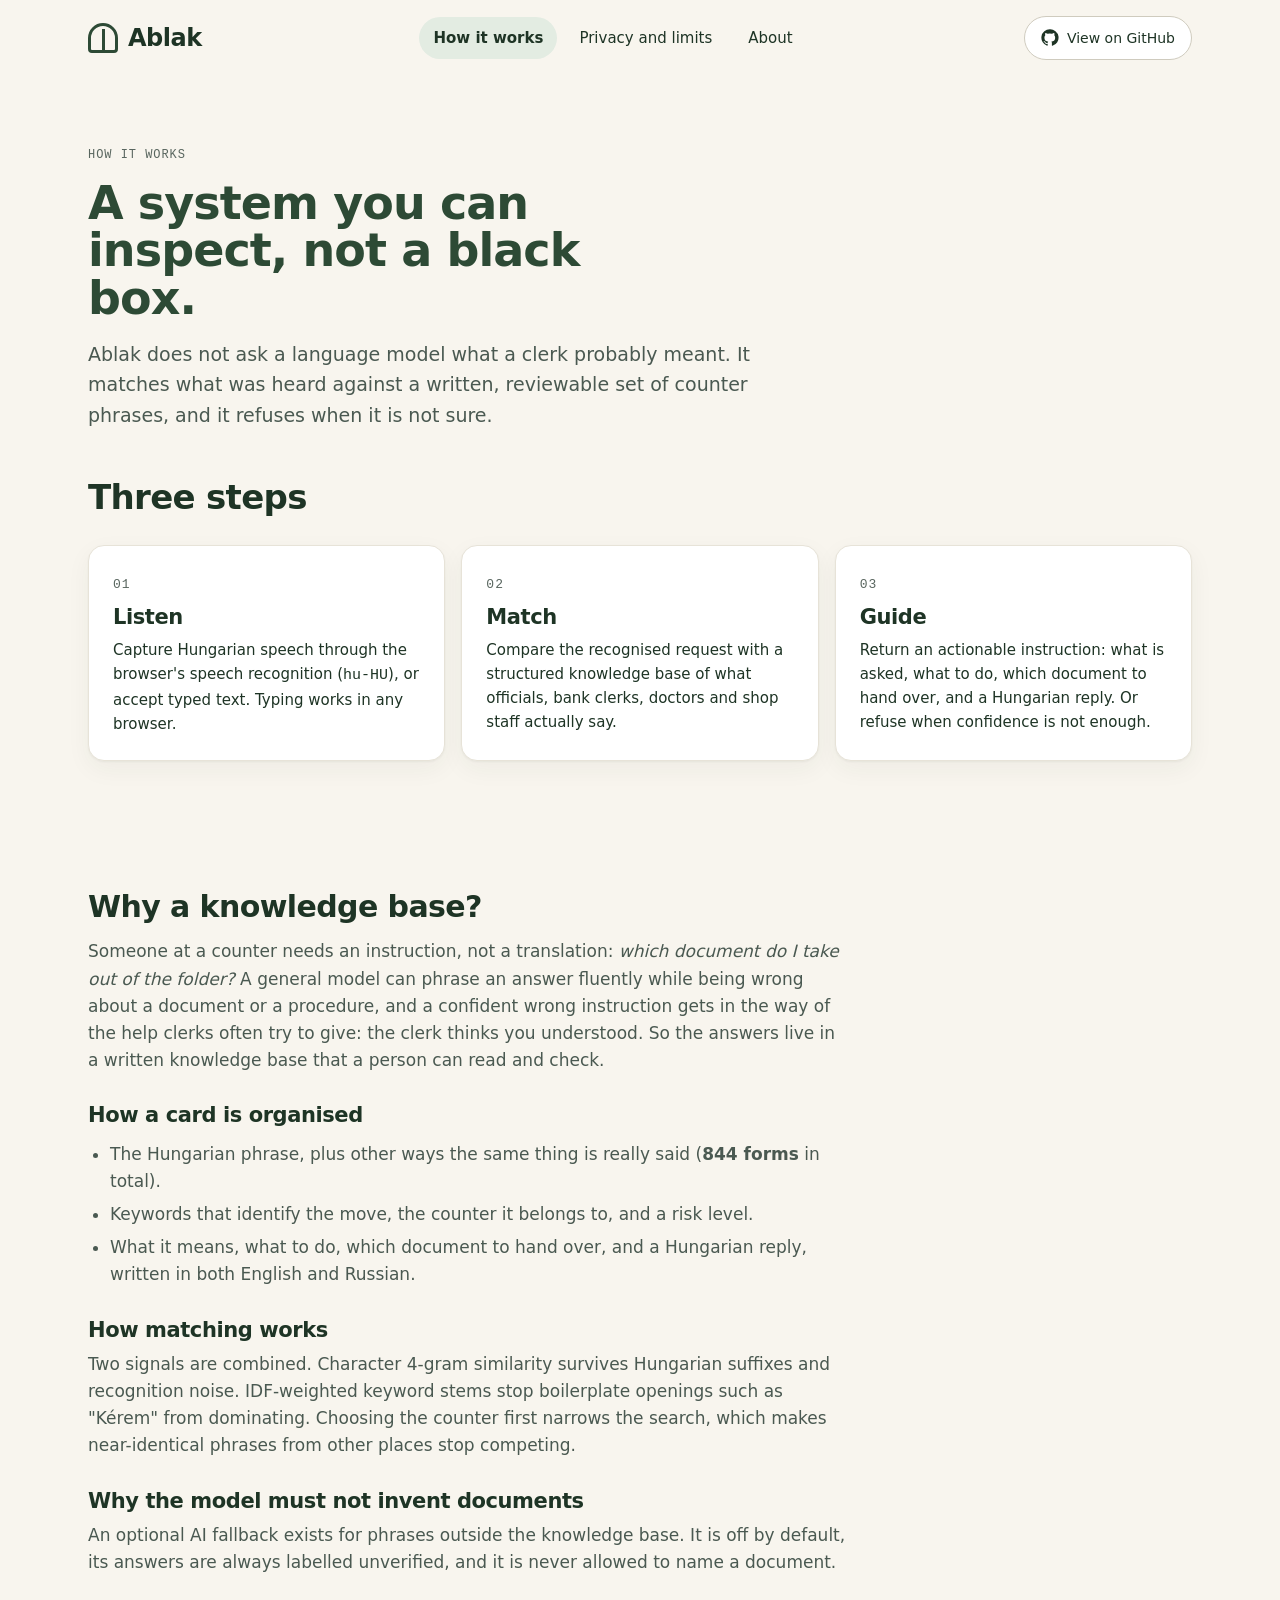
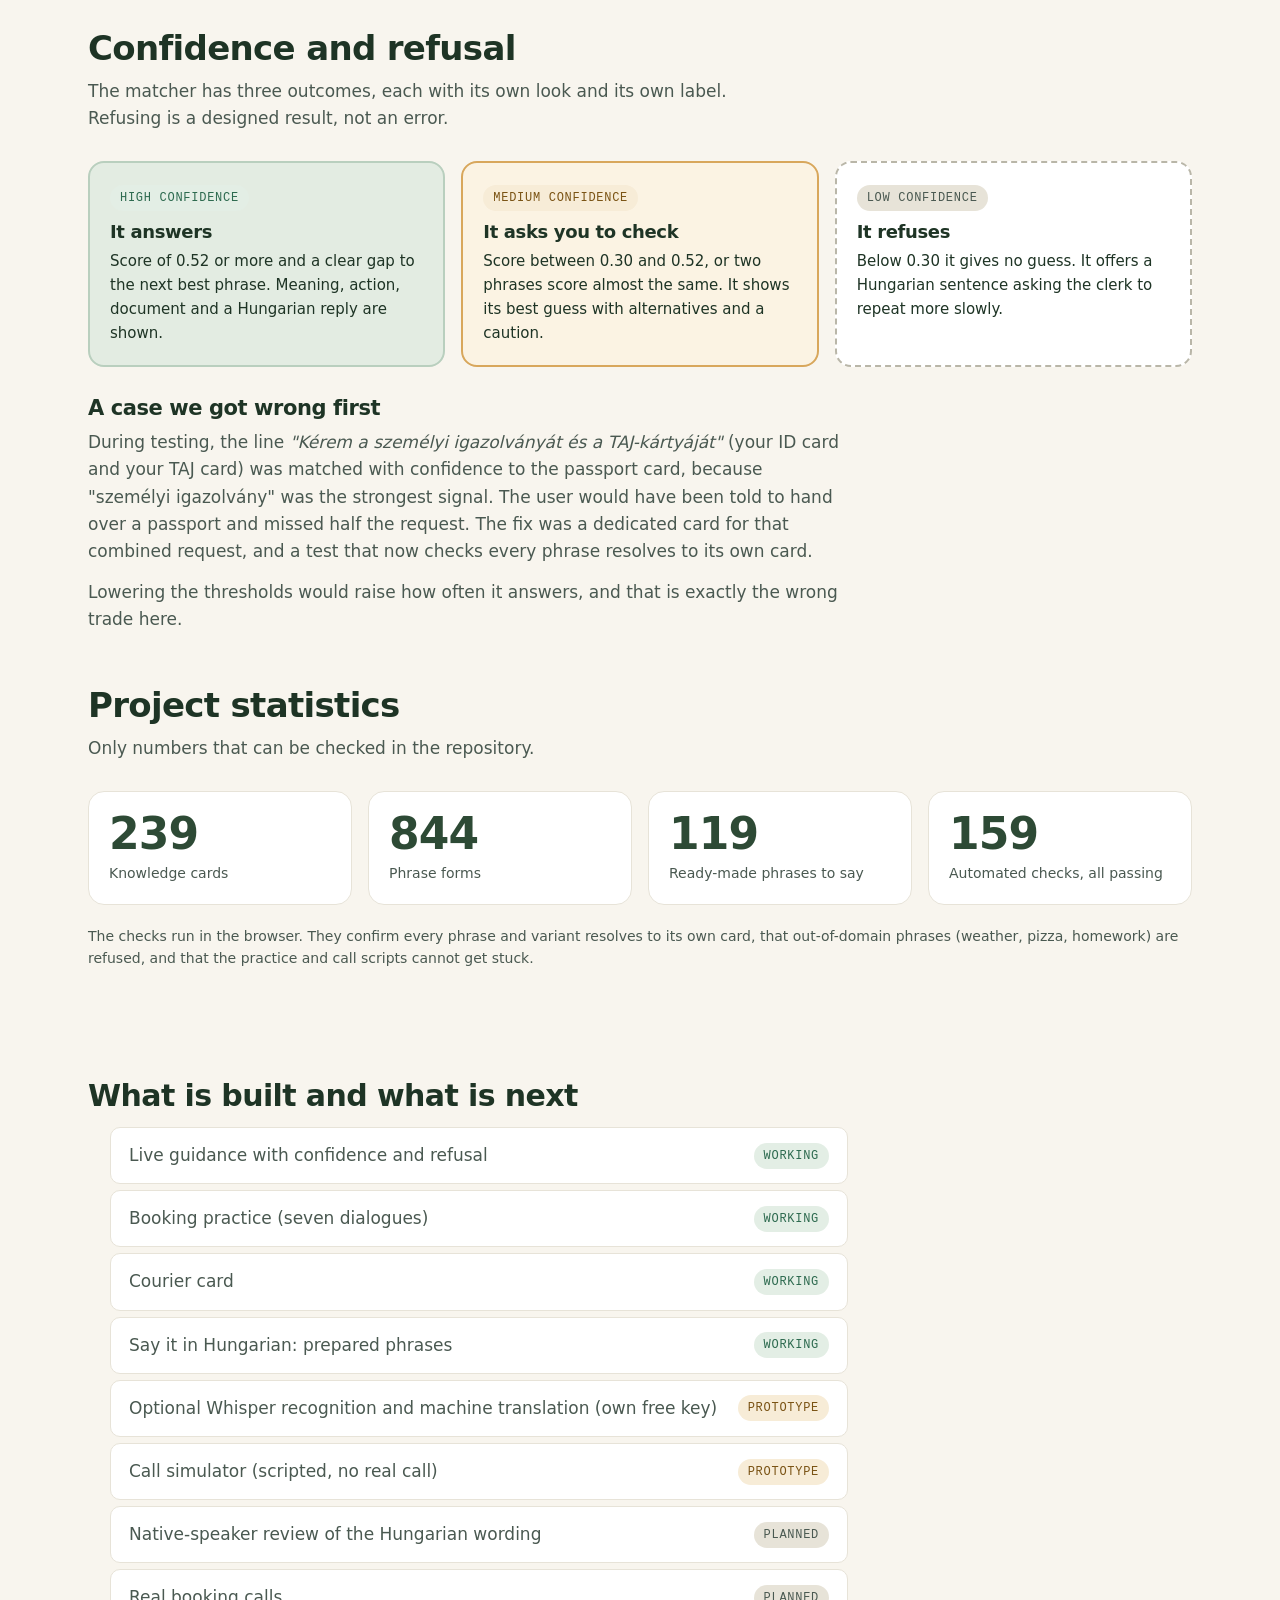
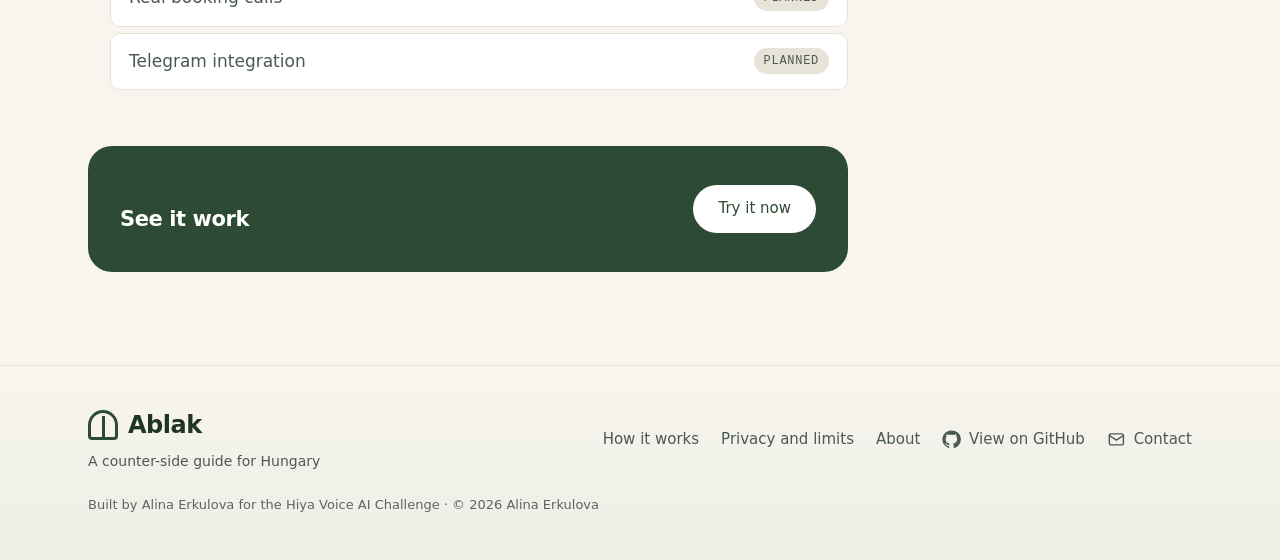
<file: how-it-works.html>
<!DOCTYPE html>
<html lang="en">
<head>
<meta charset="utf-8">
<meta http-equiv="Content-Security-Policy" content="default-src 'self'; script-src 'self'; style-src 'self' 'unsafe-inline' https://fonts.googleapis.com; font-src https://fonts.gstatic.com; img-src 'self' data:; connect-src 'self'; base-uri 'self'; form-action 'none'; object-src 'none'">
<meta name="viewport" content="width=device-width, initial-scale=1, viewport-fit=cover">
<meta name="description" content="How Ablak turns Hungarian spoken at a counter into what is asked, what to do and which document to hand over.">
<title>How it works — Ablak</title>
<link rel="icon" href="data:image/svg+xml,%3Csvg xmlns='http://www.w3.org/2000/svg' viewBox='0 0 32 32'%3E%3Crect width='32' height='32' rx='6' fill='%232D4A35'/%3E%3Cg stroke='%23fff' stroke-width='2.5' fill='none'%3E%3Cpath d='M9 25V14a7 7 0 0114 0v11M16 8v17'/%3E%3C/g%3E%3C/svg%3E">
<link rel="preconnect" href="https://fonts.googleapis.com">
<link rel="preconnect" href="https://fonts.gstatic.com" crossorigin>
<link href="https://fonts.googleapis.com/css2?family=IBM+Plex+Mono:wght@400&family=Inter:wght@400;500;600&family=Manrope:wght@600;700&display=swap" rel="stylesheet">
<link rel="stylesheet" href="css/styles.css">
</head>
<body>

<header class="site-header">
  <div class="container">
    <a class="brand" href="index.html" aria-label="Ablak, home">
      <span class="brand-mark" aria-hidden="true"></span>
      <span class="brand-name">Ablak</span>
    </a>
    <nav class="site-nav" id="site-nav" aria-label="Main">
      <a href="how-it-works.html" aria-current="page">How it works</a>
      <a href="privacy.html">Privacy and limits</a>
      <a href="about.html">About</a>
    </nav>
    <div class="header-actions">
      <a class="gh-btn" href="https://github.com/alinaerkul/ablak" rel="noopener"><svg class="i" viewBox="0 0 24 24" aria-hidden="true" style="fill:currentColor;stroke:none"><path d="M12 .5a11.5 11.5 0 00-3.64 22.41c.58.1.79-.25.79-.56v-2c-3.2.7-3.88-1.37-3.88-1.37-.52-1.33-1.28-1.69-1.28-1.69-1.05-.72.08-.7.08-.7 1.16.08 1.77 1.19 1.77 1.19 1.03 1.77 2.7 1.26 3.36.96.1-.75.4-1.26.73-1.55-2.55-.29-5.24-1.28-5.24-5.69 0-1.26.45-2.29 1.19-3.1-.12-.29-.52-1.46.11-3.05 0 0 .97-.31 3.18 1.18a11 11 0 015.78 0c2.2-1.49 3.17-1.18 3.17-1.18.63 1.59.23 2.76.11 3.05.74.81 1.19 1.84 1.19 3.1 0 4.42-2.7 5.4-5.27 5.68.41.36.78 1.06.78 2.14v3.17c0 .31.21.67.8.56A11.5 11.5 0 0012 .5z"/></svg><span>View on GitHub</span></a>
      <button class="nav-toggle" id="nav-toggle" type="button" aria-expanded="false" aria-controls="site-nav" aria-label="Menu">☰</button>
    </div>
  </div>
</header>

<main>

<section class="page-hero">
  <div class="container">
    <span class="label">How it works</span>
    <h1 style="margin-top:14px">A system you can inspect, not a black box.</h1>
    <p>Ablak does not ask a language model what a clerk probably meant. It matches what was heard against a written, reviewable set of counter phrases, and it refuses when it is not sure.</p>
  </div>
</section>

<section class="section" style="padding-top:24px">
  <div class="container">
    <div class="section-head"><h2>Three steps</h2></div>
    <div class="steps">
      <div class="card step"><span class="num">01</span><h3>Listen</h3><p>Capture Hungarian speech through the browser's speech recognition (<code>hu-HU</code>), or accept typed text. Typing works in any browser.</p></div>
      <div class="card step"><span class="num">02</span><h3>Match</h3><p>Compare the recognised request with a structured knowledge base of what officials, bank clerks, doctors and shop staff actually say.</p></div>
      <div class="card step"><span class="num">03</span><h3>Guide</h3><p>Return an actionable instruction: what is asked, what to do, which document to hand over, and a Hungarian reply. Or refuse when confidence is not enough.</p></div>
    </div>
  </div>
</section>

<section class="section" style="padding-top:0">
  <div class="container"><div class="prose">
    <h2>Why a knowledge base?</h2>
    <p>Someone at a counter needs an instruction, not a translation: <em>which document do I take out of the folder?</em> A general model can phrase an answer fluently while being wrong about a document or a procedure, and a confident wrong instruction gets in the way of the help clerks often try to give: the clerk thinks you understood. So the answers live in a written knowledge base that a person can read and check.</p>
    <h3>How a card is organised</h3>
    <ul>
      <li>The Hungarian phrase, plus other ways the same thing is really said (<strong>844 forms</strong> in total).</li>
      <li>Keywords that identify the move, the counter it belongs to, and a risk level.</li>
      <li>What it means, what to do, which document to hand over, and a Hungarian reply, written in both English and Russian.</li>
    </ul>
    <h3>How matching works</h3>
    <p>Two signals are combined. Character 4-gram similarity survives Hungarian suffixes and recognition noise. IDF-weighted keyword stems stop boilerplate openings such as "Kérem" from dominating. Choosing the counter first narrows the search, which makes near-identical phrases from other places stop competing.</p>
    <h3>Why the model must not invent documents</h3>
    <p>An optional AI fallback exists for phrases outside the knowledge base. It is off by default, its answers are always labelled unverified, and it is never allowed to name a document.</p>
  </div></div>
</section>

<section class="section" style="padding-top:0">
  <div class="container">
    <div class="section-head">
      <h2>Confidence and refusal</h2>
      <p>The matcher has three outcomes, each with its own look and its own label. Refusing is a designed result, not an error.</p>
    </div>
    <div class="conf-grid">
      <div class="conf-card high"><span class="badge is-confident">High confidence</span><h3>It answers</h3><p>Score of 0.52 or more and a clear gap to the next best phrase. Meaning, action, document and a Hungarian reply are shown.</p></div>
      <div class="conf-card medium"><span class="badge is-uncertain">Medium confidence</span><h3>It asks you to check</h3><p>Score between 0.30 and 0.52, or two phrases score almost the same. It shows its best guess with alternatives and a caution.</p></div>
      <div class="conf-card low"><span class="badge">Low confidence</span><h3>It refuses</h3><p>Below 0.30 it gives no guess. It offers a Hungarian sentence asking the clerk to repeat more slowly.</p></div>
    </div>
    <div class="prose">
      <h3>A case we got wrong first</h3>
      <p>During testing, the line <em>"Kérem a személyi igazolványát és a TAJ-kártyáját"</em> (your ID card and your TAJ card) was matched with confidence to the passport card, because "személyi igazolvány" was the strongest signal. The user would have been told to hand over a passport and missed half the request. The fix was a dedicated card for that combined request, and a test that now checks every phrase resolves to its own card.</p>
      <p>Lowering the thresholds would raise how often it answers, and that is exactly the wrong trade here.</p>
    </div>
  </div>
</section>

<section class="section" style="padding-top:0">
  <div class="container">
    <div class="section-head"><h2>Project statistics</h2><p>Only numbers that can be checked in the repository.</p></div>
    <div class="stats">
      <div class="stat"><b>239</b><span>Knowledge cards</span></div>
      <div class="stat"><b>844</b><span>Phrase forms</span></div>
      <div class="stat"><b>119</b><span>Ready-made phrases to say</span></div>
      <div class="stat"><b>159</b><span>Automated checks, all passing</span></div>
    </div>
    <p class="hint">The checks run in the browser. They confirm every phrase and variant resolves to its own card, that out-of-domain phrases (weather, pizza, homework) are refused, and that the practice and call scripts cannot get stuck.</p>
  </div>
</section>

<section class="section" style="padding-top:0">
  <div class="container"><div class="prose">
    <h2>What is built and what is next</h2>
    <ul class="roadmap">
      <li><span>Live guidance with confidence and refusal</span><span class="badge is-confident">Working</span></li>
      <li><span>Booking practice (seven dialogues)</span><span class="badge is-confident">Working</span></li>
      <li><span>Courier card</span><span class="badge is-confident">Working</span></li>
      <li><span>Say it in Hungarian: prepared phrases</span><span class="badge is-confident">Working</span></li>
      <li><span>Optional Whisper recognition and machine translation (own free key)</span><span class="badge badge-proto">Prototype</span></li>
      <li><span>Call simulator (scripted, no real call)</span><span class="badge badge-proto">Prototype</span></li>
      <li><span>Native-speaker review of the Hungarian wording</span><span class="badge badge-low">Planned</span></li>
      <li><span>Real booking calls</span><span class="badge badge-low">Planned</span></li>
      <li><span>Telegram integration</span><span class="badge badge-low">Planned</span></li>
    </ul>
    <div class="cta-band">
      <h3>See it work</h3>
      <a class="btn btn-primary" href="index.html#try">Try it now</a>
    </div>
  </div></div>
</section>

</main>

<footer class="site-footer">
  <div class="container">
    <div class="footer-grid">
      <div class="footer-brand">
        <a class="brand" href="index.html" aria-label="Ablak, home">
          <span class="brand-mark" aria-hidden="true"></span>
          <span class="brand-name">Ablak</span>
        </a>
        <p>A counter-side guide for Hungary</p>
      </div>
      <nav class="footer-links" aria-label="Footer">
        <a href="how-it-works.html">How it works</a>
        <a href="privacy.html">Privacy and limits</a>
        <a href="about.html">About</a>
        <a href="https://github.com/alinaerkul/ablak" rel="noopener"><svg class="i" viewBox="0 0 24 24" aria-hidden="true" style="fill:currentColor;stroke:none"><path d="M12 .5a11.5 11.5 0 00-3.64 22.41c.58.1.79-.25.79-.56v-2c-3.2.7-3.88-1.37-3.88-1.37-.52-1.33-1.28-1.69-1.28-1.69-1.05-.72.08-.7.08-.7 1.16.08 1.77 1.19 1.77 1.19 1.03 1.77 2.7 1.26 3.36.96.1-.75.4-1.26.73-1.55-2.55-.29-5.24-1.28-5.24-5.69 0-1.26.45-2.29 1.19-3.1-.12-.29-.52-1.46.11-3.05 0 0 .97-.31 3.18 1.18a11 11 0 015.78 0c2.2-1.49 3.17-1.18 3.17-1.18.63 1.59.23 2.76.11 3.05.74.81 1.19 1.84 1.19 3.1 0 4.42-2.7 5.4-5.27 5.68.41.36.78 1.06.78 2.14v3.17c0 .31.21.67.8.56A11.5 11.5 0 0012 .5z"/></svg><span>View on GitHub</span></a>
        <a href="about.html#contact"><svg class="i" viewBox="0 0 24 24" aria-hidden="true"><rect x="3" y="5" width="18" height="14" rx="2"/><path d="M3 7l9 6 9-6"/></svg><span>Contact</span></a>
      </nav>
    </div>
    <p class="footer-note">Built by Alina Erkulova for the Hiya Voice AI Challenge · © 2026 Alina Erkulova</p>
  </div>
</footer>

<script src="js/site.js"></script>
</body>
</html>
</file>
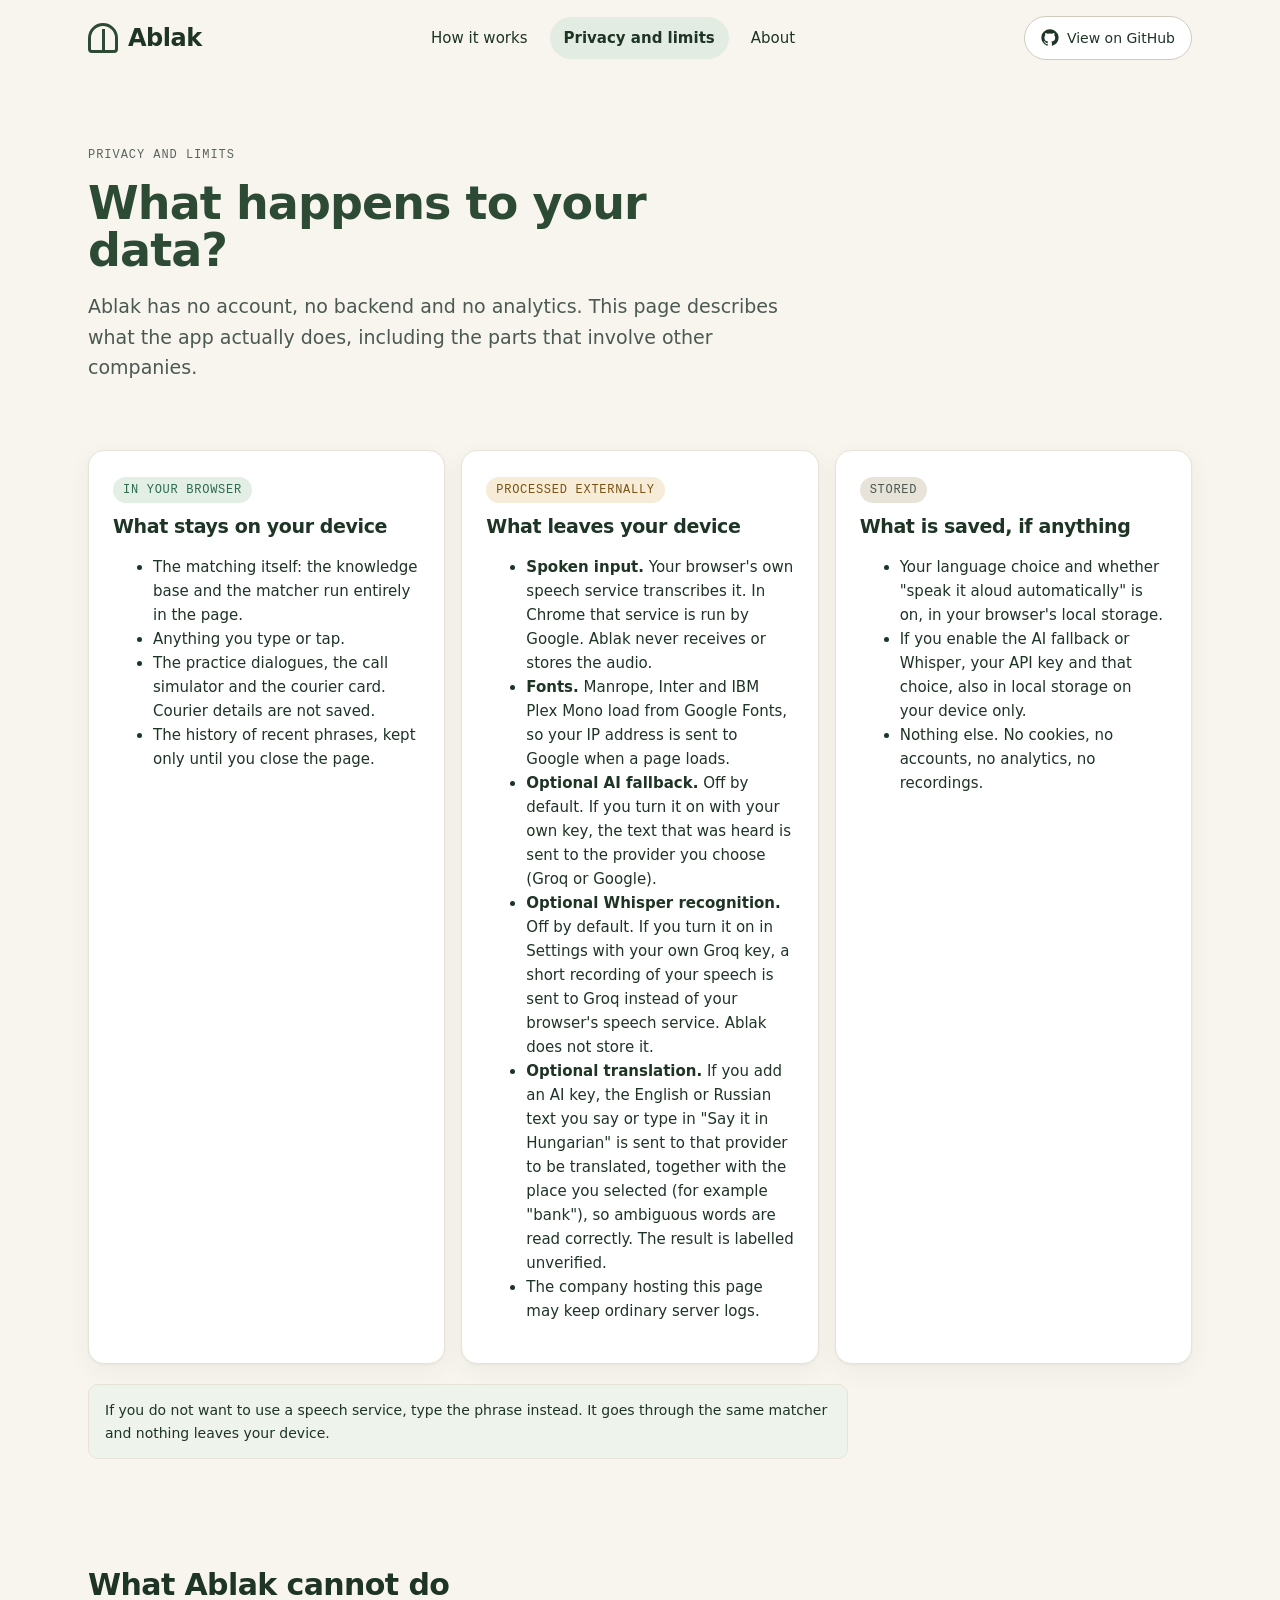
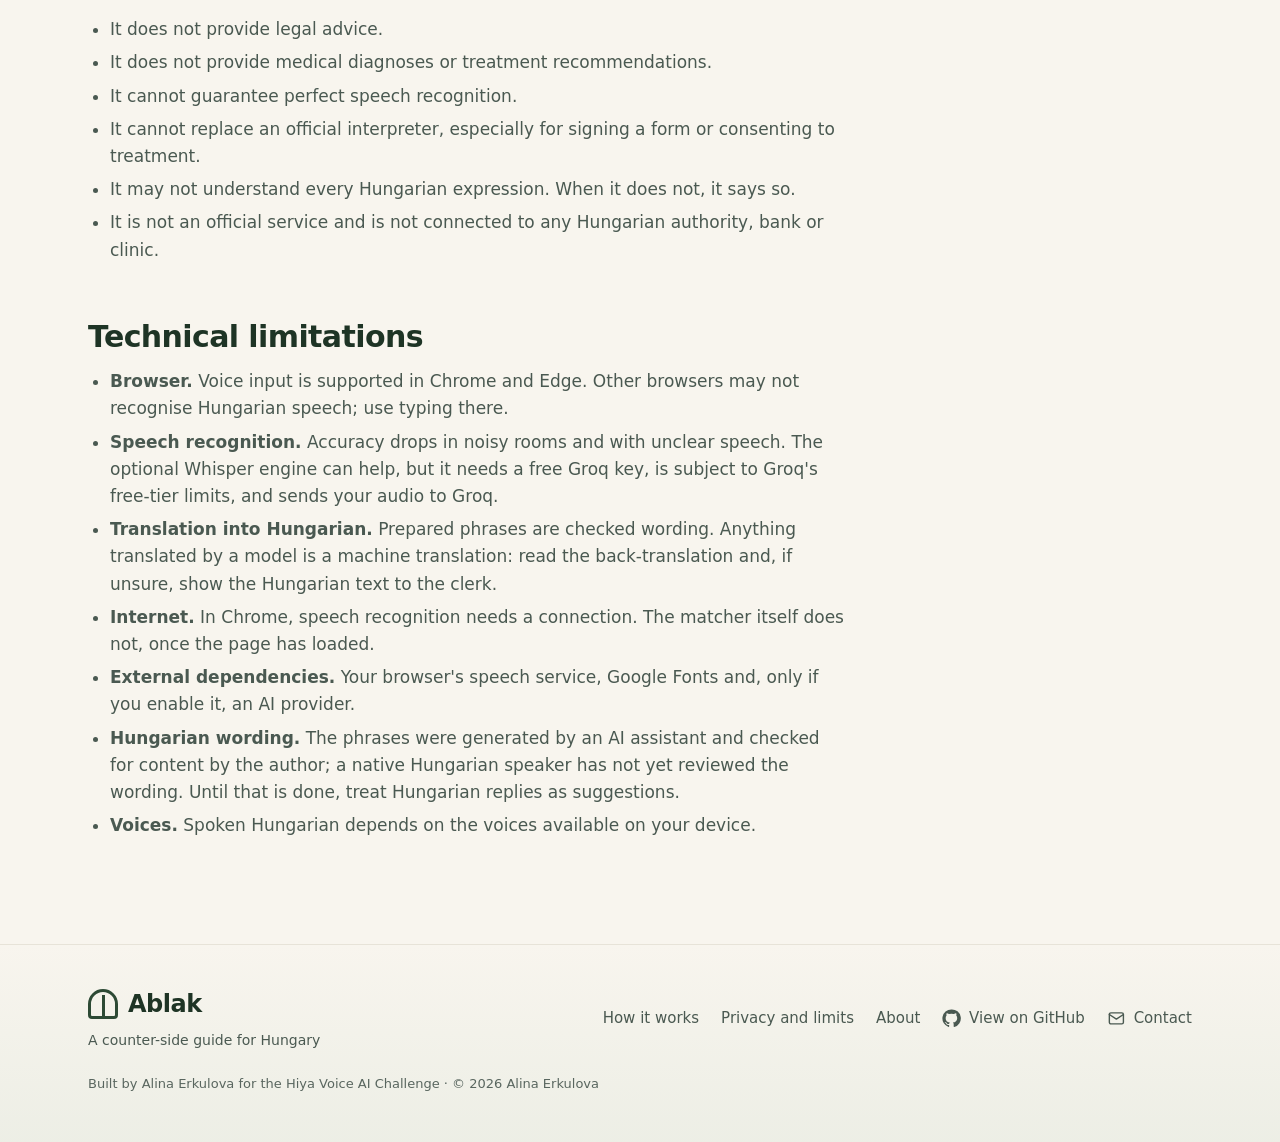
<file: privacy.html>
<!DOCTYPE html>
<html lang="en">
<head>
<meta charset="utf-8">
<meta http-equiv="Content-Security-Policy" content="default-src 'self'; script-src 'self'; style-src 'self' 'unsafe-inline' https://fonts.googleapis.com; font-src https://fonts.gstatic.com; img-src 'self' data:; connect-src 'self'; base-uri 'self'; form-action 'none'; object-src 'none'">
<meta name="viewport" content="width=device-width, initial-scale=1, viewport-fit=cover">
<meta name="description" content="What Ablak keeps in your browser, what is processed externally, what is stored, and what it cannot do.">
<title>Privacy and limits — Ablak</title>
<link rel="icon" href="data:image/svg+xml,%3Csvg xmlns='http://www.w3.org/2000/svg' viewBox='0 0 32 32'%3E%3Crect width='32' height='32' rx='6' fill='%232D4A35'/%3E%3Cg stroke='%23fff' stroke-width='2.5' fill='none'%3E%3Cpath d='M9 25V14a7 7 0 0114 0v11M16 8v17'/%3E%3C/g%3E%3C/svg%3E">
<link rel="preconnect" href="https://fonts.googleapis.com">
<link rel="preconnect" href="https://fonts.gstatic.com" crossorigin>
<link href="https://fonts.googleapis.com/css2?family=IBM+Plex+Mono:wght@400&family=Inter:wght@400;500;600&family=Manrope:wght@600;700&display=swap" rel="stylesheet">
<link rel="stylesheet" href="css/styles.css">
</head>
<body>

<header class="site-header">
  <div class="container">
    <a class="brand" href="index.html" aria-label="Ablak, home">
      <span class="brand-mark" aria-hidden="true"></span>
      <span class="brand-name">Ablak</span>
    </a>
    <nav class="site-nav" id="site-nav" aria-label="Main">
      <a href="how-it-works.html">How it works</a>
      <a href="privacy.html" aria-current="page">Privacy and limits</a>
      <a href="about.html">About</a>
    </nav>
    <div class="header-actions">
      <a class="gh-btn" href="https://github.com/alinaerkul/ablak" rel="noopener"><svg class="i" viewBox="0 0 24 24" aria-hidden="true" style="fill:currentColor;stroke:none"><path d="M12 .5a11.5 11.5 0 00-3.64 22.41c.58.1.79-.25.79-.56v-2c-3.2.7-3.88-1.37-3.88-1.37-.52-1.33-1.28-1.69-1.28-1.69-1.05-.72.08-.7.08-.7 1.16.08 1.77 1.19 1.77 1.19 1.03 1.77 2.7 1.26 3.36.96.1-.75.4-1.26.73-1.55-2.55-.29-5.24-1.28-5.24-5.69 0-1.26.45-2.29 1.19-3.1-.12-.29-.52-1.46.11-3.05 0 0 .97-.31 3.18 1.18a11 11 0 015.78 0c2.2-1.49 3.17-1.18 3.17-1.18.63 1.59.23 2.76.11 3.05.74.81 1.19 1.84 1.19 3.1 0 4.42-2.7 5.4-5.27 5.68.41.36.78 1.06.78 2.14v3.17c0 .31.21.67.8.56A11.5 11.5 0 0012 .5z"/></svg><span>View on GitHub</span></a>
      <button class="nav-toggle" id="nav-toggle" type="button" aria-expanded="false" aria-controls="site-nav" aria-label="Menu">☰</button>
    </div>
  </div>
</header>

<main>

<section class="page-hero">
  <div class="container">
    <span class="label">Privacy and limits</span>
    <h1 style="margin-top:14px">What happens to your data?</h1>
    <p>Ablak has no account, no backend and no analytics. This page describes what the app actually does, including the parts that involve other companies.</p>
  </div>
</section>

<section class="section" style="padding-top:24px">
  <div class="container">
    <div class="three-col">
      <div class="card">
        <span class="badge is-confident">In your browser</span>
        <h3 style="margin-top:12px">What stays on your device</h3>
        <ul>
          <li>The matching itself: the knowledge base and the matcher run entirely in the page.</li>
          <li>Anything you type or tap.</li>
          <li>The practice dialogues, the call simulator and the courier card. Courier details are not saved.</li>
          <li>The history of recent phrases, kept only until you close the page.</li>
        </ul>
      </div>
      <div class="card">
        <span class="badge is-uncertain">Processed externally</span>
        <h3 style="margin-top:12px">What leaves your device</h3>
        <ul>
          <li><strong>Spoken input.</strong> Your browser's own speech service transcribes it. In Chrome that service is run by Google. Ablak never receives or stores the audio.</li>
          <li><strong>Fonts.</strong> Manrope, Inter and IBM Plex Mono load from Google Fonts, so your IP address is sent to Google when a page loads.</li>
          <li><strong>Optional AI fallback.</strong> Off by default. If you turn it on with your own key, the text that was heard is sent to the provider you choose (Groq or Google).</li>
          <li><strong>Optional Whisper recognition.</strong> Off by default. If you turn it on in Settings with your own Groq key, a short recording of your speech is sent to Groq instead of your browser's speech service. Ablak does not store it.</li>
          <li><strong>Optional translation.</strong> If you add an AI key, the English or Russian text you say or type in "Say it in Hungarian" is sent to that provider to be translated, together with the place you selected (for example "bank"), so ambiguous words are read correctly. The result is labelled unverified.</li>
          <li>The company hosting this page may keep ordinary server logs.</li>
        </ul>
      </div>
      <div class="card">
        <span class="badge">Stored</span>
        <h3 style="margin-top:12px">What is saved, if anything</h3>
        <ul>
          <li>Your language choice and whether "speak it aloud automatically" is on, in your browser's local storage.</li>
          <li>If you enable the AI fallback or Whisper, your API key and that choice, also in local storage on your device only.</li>
          <li>Nothing else. No cookies, no accounts, no analytics, no recordings.</li>
        </ul>
      </div>
    </div>
    <div class="alert alert-info" style="max-width:760px"><span>If you do not want to use a speech service, type the phrase instead. It goes through the same matcher and nothing leaves your device.</span></div>
  </div>
</section>

<section class="section" style="padding-top:0">
  <div class="container"><div class="prose">
    <h2>What Ablak cannot do</h2>
    <ul>
      <li>It does not provide legal advice.</li>
      <li>It does not provide medical diagnoses or treatment recommendations.</li>
      <li>It cannot guarantee perfect speech recognition.</li>
      <li>It cannot replace an official interpreter, especially for signing a form or consenting to treatment.</li>
      <li>It may not understand every Hungarian expression. When it does not, it says so.</li>
      <li>It is not an official service and is not connected to any Hungarian authority, bank or clinic.</li>
    </ul>
    <h2>Technical limitations</h2>
    <ul>
      <li><strong>Browser.</strong> Voice input is supported in Chrome and Edge. Other browsers may not recognise Hungarian speech; use typing there.</li>
      <li><strong>Speech recognition.</strong> Accuracy drops in noisy rooms and with unclear speech. The optional Whisper engine can help, but it needs a free Groq key, is subject to Groq's free-tier limits, and sends your audio to Groq.</li>
      <li><strong>Translation into Hungarian.</strong> Prepared phrases are checked wording. Anything translated by a model is a machine translation: read the back-translation and, if unsure, show the Hungarian text to the clerk.</li>
      <li><strong>Internet.</strong> In Chrome, speech recognition needs a connection. The matcher itself does not, once the page has loaded.</li>
      <li><strong>External dependencies.</strong> Your browser's speech service, Google Fonts and, only if you enable it, an AI provider.</li>
      <li><strong>Hungarian wording.</strong> The phrases were generated by an AI assistant and checked for content by the author; a native Hungarian speaker has not yet reviewed the wording. Until that is done, treat Hungarian replies as suggestions.</li>
      <li><strong>Voices.</strong> Spoken Hungarian depends on the voices available on your device.</li>
    </ul>
  </div></div>
</section>

</main>

<footer class="site-footer">
  <div class="container">
    <div class="footer-grid">
      <div class="footer-brand">
        <a class="brand" href="index.html" aria-label="Ablak, home">
          <span class="brand-mark" aria-hidden="true"></span>
          <span class="brand-name">Ablak</span>
        </a>
        <p>A counter-side guide for Hungary</p>
      </div>
      <nav class="footer-links" aria-label="Footer">
        <a href="how-it-works.html">How it works</a>
        <a href="privacy.html">Privacy and limits</a>
        <a href="about.html">About</a>
        <a href="https://github.com/alinaerkul/ablak" rel="noopener"><svg class="i" viewBox="0 0 24 24" aria-hidden="true" style="fill:currentColor;stroke:none"><path d="M12 .5a11.5 11.5 0 00-3.64 22.41c.58.1.79-.25.79-.56v-2c-3.2.7-3.88-1.37-3.88-1.37-.52-1.33-1.28-1.69-1.28-1.69-1.05-.72.08-.7.08-.7 1.16.08 1.77 1.19 1.77 1.19 1.03 1.77 2.7 1.26 3.36.96.1-.75.4-1.26.73-1.55-2.55-.29-5.24-1.28-5.24-5.69 0-1.26.45-2.29 1.19-3.1-.12-.29-.52-1.46.11-3.05 0 0 .97-.31 3.18 1.18a11 11 0 015.78 0c2.2-1.49 3.17-1.18 3.17-1.18.63 1.59.23 2.76.11 3.05.74.81 1.19 1.84 1.19 3.1 0 4.42-2.7 5.4-5.27 5.68.41.36.78 1.06.78 2.14v3.17c0 .31.21.67.8.56A11.5 11.5 0 0012 .5z"/></svg><span>View on GitHub</span></a>
        <a href="about.html#contact"><svg class="i" viewBox="0 0 24 24" aria-hidden="true"><rect x="3" y="5" width="18" height="14" rx="2"/><path d="M3 7l9 6 9-6"/></svg><span>Contact</span></a>
      </nav>
    </div>
    <p class="footer-note">Built by Alina Erkulova for the Hiya Voice AI Challenge · © 2026 Alina Erkulova</p>
  </div>
</footer>

<script src="js/site.js"></script>
</body>
</html>
</file>
<file: css/styles.css>
/*
 * Ablak — design system
 * ---------------------------------------------------------------------------
 * Direction: calm civic tech with a Hungarian setting. Warm ivory ground, deep
 * green ink and buttons, soft sage panels, one clay accent. No gradients on UI,
 * no neon, nothing decorative that does not do a job.
 *
 * Constraints that came from the use case, not from taste:
 * - Read in half a second while someone waits. One idea per block.
 * - Three outcomes must be distinguishable at a glance, because acting on a
 *   wrong reading is the failure mode: high confidence (sage), check this
 *   (amber), not understood (a dashed, quiet refusal). A refusal is NOT an
 *   error: errors use the red alert style and always offer a retry.
 * - Colour is never the only cue: every state also carries text.
 * - Touch targets >= 44px, visible focus rings, reduced motion honoured.
 *
 * Class names are a contract with js/*.js. Change a name here, change it there.
 */

:root {
  --forest:     #2D4A35;
  --forest-dk:  #1E3425;
  --ivory:      #F8F5EE;
  --sage:       #B9CFBE;
  --sage-soft:  #E3ECE2;
  --amber:      #D8A75C;
  --stone:      #E7E3D8;
  --clay:       #C2653F;
  --white:      #FFFFFF;

  /* roles */
  --ink:        var(--forest-dk);
  --ink-soft:   #4A5951;
  --ink-faint:  #59665F;
  --paper:      var(--ivory);
  --card:       var(--white);
  --line:       var(--stone);

  --accent:     var(--forest);
  --accent-dk:  var(--forest-dk);
  --accent-tint:#EEF3EC;

  --ok:         #2D6A4F;
  --ok-tint:    #E3EEE5;
  --warn:       #7A5314;
  --warn-tint:  #F7ECD7;
  --risk:       #9B3A2E;
  --risk-tint:  #F7E6E2;

  --radius:     16px;
  --radius-sm:  10px;
  --shadow:     0 1px 2px rgba(30,52,37,.05), 0 8px 24px rgba(30,52,37,.05);

  --font:       'Inter', system-ui, -apple-system, 'Segoe UI', Roboto, Arial, sans-serif;
  --font-head:  'Manrope', 'Inter', system-ui, -apple-system, 'Segoe UI', sans-serif;
  --font-mono:  'IBM Plex Mono', ui-monospace, SFMono-Regular, Menlo, monospace;

  --gutter:     48px;
  --section:    88px;
  color-scheme: light;
}

* { box-sizing: border-box; }

/* The HTML `hidden` attribute is only a weak UA rule, so any `display`
 * declaration below silently beats it. This once made a drawer cover the
 * whole page and swallow every click. Keep this rule authoritative. */
[hidden] { display: none !important; }

html { scroll-behavior: smooth; scroll-padding-top: 84px; }
html, body {
  margin: 0; padding: 0;
  background: var(--paper);
  color: var(--ink);
  font-family: var(--font);
  font-size: 16px;
  line-height: 1.6;
  -webkit-font-smoothing: antialiased;
}
@media (prefers-reduced-motion: reduce) {
  html { scroll-behavior: auto; }
  *, *::before, *::after {
    animation-duration: .001ms !important;
    animation-iteration-count: 1 !important;
    transition-duration: .001ms !important;
  }
}

h1, h2, h3 { font-family: var(--font-head); font-weight: 700; color: var(--ink); margin: 0; letter-spacing: -.02em; }
h1 { font-size: 56px; line-height: 1.04; }
h2 { font-size: 34px; line-height: 1.15; }
h3 { font-size: 21px; line-height: 1.25; font-weight: 600; }
p  { margin: 0; }
a  { color: var(--ink); text-underline-offset: 3px; }
small, .small { font-size: 14px; }
svg.i { width: 1.25em; height: 1.25em; flex: none; stroke: currentColor; fill: none; stroke-width: 1.8; stroke-linecap: round; stroke-linejoin: round; }

:focus-visible { outline: 3px solid var(--forest); outline-offset: 2px; border-radius: 4px; }
.visually-hidden { position: absolute; width: 1px; height: 1px; overflow: hidden; clip: rect(0 0 0 0); white-space: nowrap; }

.container { max-width: 1200px; margin: 0 auto; padding: 0 var(--gutter); }
.section { padding: calc(var(--section) * .6) 0; }
.section-head { max-width: 680px; margin-bottom: 28px; }
.section-head p { margin-top: 10px; color: var(--ink-soft); font-size: 17px; }

/* technical label: small mono caps */
.label, .panel-title, .block-label, .transcript-label {
  font-family: var(--font-mono);
  font-size: 12px; font-weight: 400;
  letter-spacing: .08em; text-transform: uppercase;
  color: var(--ink-faint);
}
.panel-title { margin: 0 0 10px; }
.hint { font-size: 14px; color: var(--ink-soft); }

/* ------------------------------------------------------------- header */

.site-header {
  position: sticky; top: 0; z-index: 30;
  background: rgba(248,245,238,.94);
  -webkit-backdrop-filter: saturate(1.2) blur(6px);   /* Safari before 18 needs the prefix */
  backdrop-filter: saturate(1.2) blur(6px);
}
.site-header .container {
  display: flex; align-items: center; justify-content: space-between; gap: 20px;
  min-height: 76px;
}
.brand { display: flex; align-items: center; gap: 10px; text-decoration: none; }
.brand-mark {
  width: 30px; height: 30px; flex: none; position: relative;
  border: 3px solid var(--forest); border-radius: 15px 15px 4px 4px;
}
.brand-mark::after {
  content: ''; position: absolute; left: 50%; top: 3px; bottom: 0; width: 3px;
  margin-left: -1.5px; background: var(--forest);
}
.brand-name { font-family: var(--font-head); font-weight: 700; font-size: 24px; letter-spacing: -.02em; color: var(--forest-dk); }

.site-nav { display: flex; align-items: center; gap: 8px; }
.site-nav a {
  text-decoration: none; font-size: 15px; font-weight: 500; color: var(--ink);
  padding: 9px 14px; border-radius: 999px;
}
.site-nav a:hover { background: var(--stone); }
.site-nav a[aria-current="page"] { font-weight: 600; background: var(--sage-soft); }

.header-actions { display: flex; align-items: center; gap: 8px; }
.lang-btn, .icon-btn, .nav-toggle {
  height: 44px; min-width: 44px; padding: 0 12px;
  background: transparent; color: var(--ink);
  border: 1px solid var(--line); border-radius: 999px;
  font: 600 13px/1 var(--font-mono); letter-spacing: .06em; cursor: pointer;
}
.lang-btn:hover, .icon-btn:hover, .nav-toggle:hover { background: var(--stone); }
.nav-toggle { display: none; }
.gh-btn {
  display: inline-flex; align-items: center; gap: 8px; height: 44px; padding: 0 16px;
  border: 1px solid #CFCBBE; border-radius: 999px; background: var(--white);
  font: 500 14px var(--font); color: var(--ink); text-decoration: none;
}
.gh-btn:hover { border-color: var(--forest); }

/* -------------------------------------------------------------- buttons */

.btn {
  display: inline-flex; align-items: center; justify-content: center; gap: 10px;
  min-height: 48px; padding: 0 24px;
  border-radius: 999px; border: 1px solid transparent;
  font: 600 15px/1 var(--font); text-decoration: none; cursor: pointer;
  transition: background .15s, border-color .15s, color .15s, transform .05s;
}
.btn:active { transform: translateY(1px); }
.btn-primary { background: var(--forest); color: #fff; }
.btn-primary:hover { background: var(--forest-dk); }
.btn-secondary { background: var(--white); color: var(--ink); border-color: var(--forest); }
.btn-secondary:hover { background: var(--accent-tint); }
.btn-ghost { background: transparent; color: var(--ink-soft); border-color: #CFCBBE; }
.btn-ghost:hover { color: var(--ink); border-color: var(--ink-faint); background: var(--white); }
.btn-small { min-height: 40px; padding: 0 16px; font-size: 14px; background: var(--sage-soft); color: var(--forest-dk); }
.btn-small:hover { background: var(--sage); }
.btn-block { display: flex; width: 100%; }
.btn:disabled, .btn[aria-disabled="true"] { opacity: .45; cursor: not-allowed; }
.btn.is-loading { position: relative; color: transparent; pointer-events: none; }
.btn.is-loading::after {
  content: ''; position: absolute; width: 18px; height: 18px; border-radius: 50%;
  border: 2.5px solid rgba(255,255,255,.5); border-top-color: #fff;
  animation: spin .8s linear infinite;
}
@keyframes spin { to { transform: rotate(360deg); } }

/* ---------------------------------------------------------------- cards */

.panel, .card {
  background: var(--card); border: 1px solid var(--line);
  border-radius: var(--radius); padding: 24px; box-shadow: var(--shadow);
}

/* badges */
.badge {
  display: inline-flex; align-items: center; gap: 6px;
  font: 400 12px/1 var(--font-mono); letter-spacing: .06em; text-transform: uppercase;
  padding: 7px 10px; border-radius: 999px;
  background: var(--stone); color: var(--ink-soft);
}
.badge.is-confident { background: var(--ok-tint); color: var(--ok); }
.badge.is-uncertain { background: var(--warn-tint); color: var(--warn); }
.badge.is-model     { background: var(--accent-tint); color: var(--ink-soft); }
.badge-proto { background: var(--warn-tint); color: var(--warn); }
.badge-low { background: var(--stone); color: var(--ink-soft); }

/* alerts */
.alert {
  display: flex; gap: 12px; align-items: flex-start;
  border-radius: var(--radius-sm); padding: 14px 16px; font-size: 14px;
  border: 1px solid var(--line); background: var(--white); color: var(--ink);
}
.alert-info  { background: var(--accent-tint); }
.alert-warn, .banner-warn { background: var(--warn-tint); color: var(--warn); border-color: #E8D2A5; }
.alert-error { background: var(--risk-tint); color: var(--risk); border-color: #E7BDB5; }
.alert .btn { min-height: 38px; padding: 0 14px; font-size: 14px; }
.banner { border-radius: var(--radius-sm); padding: 12px 16px; font-size: 14px; }
.banner-wrap { padding-top: 8px; }

/* ----------------------------------------------------------------- hero */

.hero { position: relative; overflow: hidden; padding: 56px 0 64px; }
.hero-grid { position: relative; display: grid; grid-template-columns: 1.4fr 1fr; gap: 24px; align-items: center; min-height: 380px; }
.hero-copy { position: relative; z-index: 2; }
.hero h1 { color: var(--forest); font-size: 52px; }
.hero-sub { margin-top: 22px; font-size: 20px; line-height: 1.5; color: var(--ink-soft); max-width: 30ch; }
.hero-actions { display: flex; flex-wrap: wrap; align-items: center; gap: 12px 22px; margin-top: 32px; }
.hero-actions .btn-primary { min-height: 56px; padding: 0 30px; font-size: 17px; }
.link-play { display: inline-flex; align-items: center; gap: 10px; font-size: 15px; color: var(--ink); }
.hero-art { position: relative; z-index: 1; margin-right: calc(var(--gutter) * -1); }
.hero-art img {
  display: block; width: 100%; height: auto; aspect-ratio: 3 / 2; object-fit: cover; object-position: 50% 38%;
  /* The photo has a strong blue sky; soften it so it sits in the ivory and green palette. */
  filter: saturate(.55) brightness(1.06) contrast(.95) sepia(.14);
  -webkit-mask-image: linear-gradient(to right, transparent 0, #000 26%), linear-gradient(to bottom, transparent 0, #000 22%);
  -webkit-mask-composite: source-in;
          mask-image: linear-gradient(to right, transparent 0, #000 26%), linear-gradient(to bottom, transparent 0, #000 22%);
          mask-composite: intersect;
}

/* ------------------------------------------------------------ workspace */

.workspace {
  position: relative; z-index: 3; margin-top: -56px;
  display: grid; grid-template-columns: 1fr 1.25fr 1.3fr;
  background: var(--white); border: 1px solid var(--line); border-radius: 24px;
  box-shadow: var(--shadow);
}
.ws-col { padding: 28px; }
.ws-col + .ws-col { border-left: 1px solid var(--line); }
.ws-title { font: 600 17px var(--font-head); margin-bottom: 16px; color: var(--ink); }
.ws-title.mono { font: 400 12px var(--font-mono); letter-spacing: .08em; text-transform: uppercase; color: var(--ink-faint); }

/* location pills */
.scenario-row { display: flex; flex-direction: column; gap: 10px; }
.chip {
  display: flex; align-items: center; gap: 12px; width: 100%;
  text-align: left; cursor: pointer; font: 500 16px var(--font); color: var(--ink);
  background: var(--white); border: 1.5px solid var(--line); border-radius: 999px;
  padding: 0 18px; min-height: 52px;
  transition: border-color .15s, background .15s;
}
.chip:hover { border-color: var(--forest); }
.chip-active { border-color: var(--forest); background: var(--sage-soft); font-weight: 600; }
.chip .i { width: 22px; height: 22px; color: var(--forest); }
.chip-desc { display: none; }
.scenario-any { margin-top: 12px; }
.chip-any { min-height: 40px; width: auto; font-size: 14px; padding: 0 16px; border-style: dashed; }
.chip-any.chip-active { border-style: solid; }

/* voice and text */
.ws-speak { display: flex; flex-direction: column; align-items: center; text-align: center; }
.mic-wrap { display: flex; flex-direction: column; align-items: center; gap: 10px; margin: 6px 0 16px; }
.mic-btn {
  width: 112px; height: 112px; border: none; border-radius: 50%; cursor: pointer;
  background: var(--forest); color: #fff;
  display: flex; align-items: center; justify-content: center;
  box-shadow: 0 0 0 10px var(--sage-soft), 0 0 0 11px #CFDDD0;
  transition: background .15s, transform .1s;
}
.mic-btn:hover { background: var(--forest-dk); }
.mic-btn:active { transform: scale(.97); }
.mic-btn:disabled { opacity: .45; cursor: not-allowed; }
.mic-btn svg { width: 44px; height: 44px; stroke: currentColor; fill: none; stroke-width: 1.8; stroke-linecap: round; stroke-linejoin: round; }
.mic-btn.is-listening { background: var(--risk); animation: breathe 2s ease-in-out infinite; }
@keyframes breathe {
  0%, 100% { box-shadow: 0 0 0 10px #F1DDD9, 0 0 0 11px #E7BDB5; }
  50%      { box-shadow: 0 0 0 18px rgba(155,58,46,.10), 0 0 0 19px #E7BDB5; }
}
.mic-label { font: 600 15px var(--font); color: var(--ink); }

.status-line { display: flex; align-items: center; justify-content: center; gap: 10px; margin: 2px 0 10px; font-size: 14px; color: var(--ink-soft); }
.dot { width: 10px; height: 10px; border-radius: 50%; background: var(--ink-faint); flex: none; }
.dot.is-live { background: var(--risk); animation: pulse 1.1s infinite; }
.dot.is-thinking { background: var(--amber); }
@keyframes pulse { 0%,100% { opacity: 1 } 50% { opacity: .25 } }

#mic-alert { width: 100%; margin: 6px 0 10px; text-align: left; }
.transcript-box { width: 100%; background: var(--paper); border-radius: var(--radius-sm); padding: 10px 14px; margin-bottom: 14px; text-align: left; }
.transcript { margin-top: 2px; font-size: 16px; font-weight: 500; min-height: 1.4em; word-break: break-word; }
.transcript.is-interim { color: var(--ink-faint); font-style: italic; }

.type-row { display: flex; gap: 8px; width: 100%; }
input[type="text"], input[type="password"], select {
  width: 100%; height: 52px; padding: 0 18px;
  background: var(--white); color: var(--ink);
  border: 1px solid #CFCBBE; border-radius: 999px;
  font: 16px var(--font);
}
input[type="text"]::placeholder { color: #59665F; }
input:focus, select:focus { outline: 3px solid var(--forest); outline-offset: 1px; border-color: var(--forest); }
select { border-radius: var(--radius-sm); }
input[type="range"] { width: 100%; }
.type-row .btn { flex: none; min-height: 52px; padding: 0 20px; }
.examples { margin-top: 14px; width: 100%; text-align: left; }
.examples .alt-list { margin-top: 6px; }
.examples .alt-btn { font-size: 13px; padding: 7px 12px; min-height: 36px; border-radius: 999px; }

/* ------------------------------------------------------- guidance result */

.ws-result { display: flex; flex-direction: column; }
.result-empty {
  flex: 1; display: flex; flex-direction: column; justify-content: center; align-items: flex-start; gap: 10px;
  border: 1.5px dashed #CFCBBE; border-radius: var(--radius); padding: 22px; color: var(--ink-soft); min-height: 220px;
}
.result-empty .i { width: 30px; height: 30px; color: var(--forest); }

.result { background: var(--sage-soft); border: 1.5px solid var(--sage); border-radius: var(--radius); padding: 20px; }
.result.is-confident { background: var(--sage-soft); border-color: var(--sage); }
.result.is-uncertain { background: #FBF3E3; border-color: var(--amber); }
.result.is-unknown   { background: var(--white); border-style: dashed; border-color: #B9B6A8; }
.result-head { display: flex; align-items: center; justify-content: space-between; gap: 12px; margin-bottom: 14px; }
.score { font: 400 12px var(--font-mono); color: var(--ink-faint); }
.result-body { display: flex; flex-direction: column; gap: 14px; }
.block-label { display: block; margin-bottom: 4px; }
.block-main { font-size: 16px; line-height: 1.5; color: var(--ink); }

.doc-callout {
  display: flex; align-items: center; gap: 12px;
  background: var(--forest); color: #fff; border-radius: var(--radius-sm); padding: 12px 14px;
}
.doc-callout .block-label { color: rgba(255,255,255,.72); margin: 0 0 1px; }
.doc-icon { font-size: 22px; }
.doc-name { font: 700 18px var(--font-head); }

.risk-callout {
  display: flex; gap: 10px; align-items: flex-start;
  background: var(--warn-tint); color: var(--warn);
  border: 1px solid #E8D2A5; border-radius: var(--radius-sm); padding: 12px 14px; font-size: 14px;
}
.reply-card { background: var(--white); border-radius: var(--radius-sm); padding: 14px 16px; }
.reply-hu { font: 700 22px/1.25 var(--font-head); margin: 2px 0 2px; font-style: italic; }
.reply-ru { color: var(--ink-soft); margin-bottom: 12px; font-size: 15px; }
.reply-card .btn { width: 100%; }

.alternatives { margin-top: 14px; }
.alt-list { display: flex; flex-wrap: wrap; gap: 8px; margin-top: 8px; }
.alt-btn {
  border: 1px solid var(--line); background: var(--white); color: var(--ink);
  border-radius: var(--radius-sm); padding: 9px 13px; min-height: 40px;
  font: 500 14px var(--font); text-align: left; cursor: pointer;
}
.alt-btn:hover { border-color: var(--forest); }

.recent { margin-top: 16px; }
.recent summary { cursor: pointer; font-size: 14px; font-weight: 600; color: var(--ink-soft); padding: 8px 4px; }
.history { list-style: none; margin: 8px 0 12px; padding: 0; display: flex; flex-direction: column; gap: 8px; max-height: 260px; overflow-y: auto; }
.history li { background: var(--white); border: 1px solid var(--line); border-radius: var(--radius-sm); padding: 10px 14px; font-size: 14px; border-left: 4px solid var(--stone); }
.history li.is-confident { border-left-color: var(--sage); }
.history li.is-uncertain { border-left-color: var(--amber); }
.history li.is-unknown   { border-left-color: #B9B6A8; }
.history-hu { display: block; font-weight: 600; }
.history-ru { display: block; color: var(--ink-soft); }
.history-empty { color: var(--ink-faint); border-left-color: transparent !important; }

/* ------------------------------------------------------------- features */

.features { display: grid; grid-template-columns: 1fr 1fr 1fr 1fr; gap: 0; align-items: stretch; }
.features > * { padding: 4px 28px; }
.features > * + * { border-left: 1px solid var(--line); }
.features-intro { padding-left: 0 !important; }
.features-intro h2 { font-size: 32px; margin-top: 8px; }
.feat .i { width: 34px; height: 34px; color: var(--forest); margin-bottom: 12px; }
.feat h3 { font-size: 17px; margin-bottom: 6px; }
.feat p { font-size: 15px; color: var(--ink-soft); }

/* ----------------------------------------------------- practice band etc */

.band {
  position: relative; overflow: hidden;
  display: grid; grid-template-columns: 1.1fr 1fr 1fr; gap: 24px; align-items: center;
  background: var(--sage-soft); border-radius: 24px; padding: 36px 40px;
}
.band h2 { font-size: 30px; }
.band p { margin-top: 10px; color: var(--ink-soft); max-width: 34ch; }
.band .btn { margin-top: 22px; }
.pill-list { display: flex; flex-direction: column; gap: 8px; align-items: flex-start; }
.pill { display: inline-flex; align-items: center; gap: 10px; background: rgba(255,255,255,.7); border-radius: 999px; padding: 8px 16px 8px 12px; font-size: 14px; }
.pill .i { color: var(--forest); width: 18px; height: 18px; }
.band-art { display: flex; justify-content: center; }
.band-art svg { width: 100%; max-width: 230px; height: auto; }

.tool-cards { display: grid; grid-template-columns: repeat(3, 1fr); gap: 20px; margin-top: 20px; }
.tool-card {
  display: flex; flex-direction: column; gap: 10px; background: var(--white);
  border: 1px solid var(--line); border-radius: 20px; padding: 24px; position: relative; overflow: hidden;
}
.tool-card .i { width: 26px; height: 26px; color: var(--clay); }
.tool-card h3 { font-size: 20px; }
.tool-card p { font-size: 14px; color: var(--ink-soft); max-width: 28ch; }
.tool-card .btn { align-self: flex-start; margin-top: auto; }
.tool-art { position: absolute; right: 18px; top: 18px; width: 110px; opacity: .95; }
.tool-card.is-open { border-color: var(--forest); }

.tool-panel { margin-top: 20px; }
.tool-panel .panel { padding: 28px; }
.tool-head { display: flex; align-items: center; justify-content: space-between; gap: 12px; margin-bottom: 8px; }
.tool-head h2 { font-size: 26px; }

/* ---------------------------------------------------------- phrase cards */

.say-grid { display: grid; grid-template-columns: repeat(auto-fill, minmax(240px, 1fr)); gap: 14px; }
.say-grid.essentials { grid-template-columns: repeat(4, 1fr); }
.say-btn, .phrase {
  display: flex; flex-direction: column; gap: 6px; text-align: left; cursor: pointer;
  background: var(--white); border: 1px solid var(--line); border-radius: var(--radius);
  padding: 18px; font: inherit; color: var(--ink); position: relative; min-height: 116px;
  transition: border-color .15s, background .15s;
}
.say-btn:hover, .phrase:hover { border-color: var(--forest); background: var(--accent-tint); }
.say-btn span { font: 700 17px/1.3 var(--font-head); }
.say-btn small { font-size: 14px; color: var(--ink-soft); line-height: 1.4; }
.say-btn .speak-tag {
  margin-top: auto; padding-top: 8px; font: 400 12px var(--font-mono); font-style: normal; letter-spacing: .06em;
  text-transform: uppercase; color: var(--ink-soft);
}
.say-group-title { margin: 26px 0 12px; font: 400 12px var(--font-mono); letter-spacing: .08em; text-transform: uppercase; color: var(--ink-faint); }
.say-group-title:first-child { margin-top: 4px; }
.more-phrases { margin-top: 22px; border-top: 1px solid var(--line); padding-top: 14px; }
.more-phrases summary { cursor: pointer; font-weight: 600; padding: 8px 0; }

/* ------------------------------------------------- practice and simulator */

.scn-grid { display: grid; grid-template-columns: repeat(auto-fill, minmax(230px, 1fr)); gap: 14px; margin-top: 12px; }
.scn-card { display: flex; flex-direction: column; gap: 10px; text-align: left; font: inherit; color: var(--ink);
  background: var(--white); border: 1px solid var(--line); border-radius: var(--radius); padding: 20px; cursor: pointer; }
.scn-card:hover { border-color: var(--forest); }
.scn-card.is-selected { border: 2px solid var(--forest); padding: 19px; background: var(--sage-soft); }
.scn-title { font: 700 18px/1.25 var(--font-head); }
.scn-intro { font-size: 14px; color: var(--ink-soft); line-height: 1.45; }
.scn-foot { display: flex; align-items: center; justify-content: space-between; margin-top: auto; padding-top: 6px; }
.scn-go { font-weight: 600; font-size: 14px; }

.pr-head { display: flex; justify-content: space-between; align-items: center; gap: 8px; margin: 22px 0 6px; flex-wrap: wrap; }
.pr-actions { display: flex; gap: 8px; }
.pr-actions .btn { min-height: 40px; padding: 0 16px; font-size: 14px; }
.pr-log { display: flex; flex-direction: column; gap: 10px; margin: 14px 0; max-height: 420px; overflow-y: auto; padding-right: 4px; }
.pr-bubble { max-width: 86%; padding: 12px 16px; border-radius: var(--radius-sm); border: 1px solid var(--line); background: var(--card); }
.pr-clerk { align-self: flex-start; }
.pr-you { align-self: flex-end; border-color: var(--forest); background: var(--sage-soft); }
.pr-unclear { opacity: .85; border-style: dashed; }
.pr-who { font: 400 11px var(--font-mono); letter-spacing: .08em; text-transform: uppercase; color: var(--ink-faint); }
.pr-hu { margin: 2px 0 0; font-weight: 600; }
.pr-gloss { margin: 2px 0 0; font-size: 14px; color: var(--ink-soft); }
.pr-summary { border: 1px dashed var(--forest); border-radius: var(--radius-sm); padding: 14px 16px; font-size: 15px; background: var(--white); }
.pr-summary ul { margin: 6px 0 0; padding-left: 20px; }
.pr-hard { display: flex; align-items: center; gap: 8px; margin: 12px 0; font-size: 14px; }
.pr-hard input { width: 18px; height: 18px; }
#practice-mic.is-listening { border-color: var(--risk); color: var(--risk); }
.text-input-row { display: flex; gap: 8px; }
.text-input-row input { flex: 1; min-width: 0; }
.text-input-row .btn { flex: none; }

.sim-top { display: flex; flex-wrap: wrap; align-items: center; gap: 12px; margin-bottom: 14px; }
.sim-fields { display: grid; grid-template-columns: 1fr 1fr; gap: 12px; margin: 14px 0; }
.sim-field { display: flex; flex-direction: column; gap: 5px; font-size: 13px; color: var(--ink-soft); }
.sim-field input[type="text"], .sim-field select { height: 48px; font-size: 15px; }
.sim-check { grid-column: 1 / -1; flex-direction: row; align-items: center; gap: 10px; }
.sim-check input { width: 18px; height: 18px; }
.sim-controls { display: flex; flex-wrap: wrap; gap: 10px; align-items: center; margin-bottom: 8px; }
.sim-status { display: inline-flex; align-items: center; gap: 8px; font: 400 13px var(--font-mono); color: var(--ink-soft); }
.sim-outcome strong { display: block; margin-bottom: 4px; }
.sim-done { border-color: var(--sage); background: var(--ok-tint); border-style: solid; }
.sim-handover { border-color: var(--amber); background: var(--warn-tint); border-style: solid; }
.sim-declined { border-color: #B9B6A8; border-style: solid; }

/* ---------------------------------------------------------- courier card */

.courier-grid { display: grid; grid-template-columns: 1fr 1fr; gap: 24px; align-items: start; margin-top: 12px; }
.courier-fields { display: grid; grid-template-columns: 1fr 1fr; gap: 12px; }
.courier-fields label { display: flex; flex-direction: column; gap: 5px; font-size: 13px; color: var(--ink-soft); }
.courier-fields input { border-radius: var(--radius-sm); height: 48px; }
.courier-fields .wide { grid-column: 1 / -1; }
.courier-card { border: 2px solid var(--forest); border-radius: var(--radius); padding: 24px; background: var(--white); }
.courier-card .block-label { margin-bottom: 2px; }
.courier-addr { font: 700 34px/1.15 var(--font-head); letter-spacing: -.015em; margin: 4px 0 6px; word-break: break-word; }
.courier-sub { font-size: 20px; font-weight: 600; margin-bottom: 14px; }
.courier-meta { font-size: 16px; color: var(--ink-soft); margin-bottom: 4px; }
.courier-hu { margin: 14px 0; padding: 14px; background: var(--paper); border-radius: var(--radius-sm); font: 600 18px/1.35 var(--font-head); }
.courier-actions { display: flex; flex-wrap: wrap; gap: 10px; }
.courier-empty { color: var(--ink-faint); border-style: dashed; box-shadow: none; }
.courier-phrases { margin-top: 24px; }

/* ----------------------------------------------------------- footer */

.site-footer { margin-top: 40px; padding: 40px 0 48px; border-top: 1px solid var(--line); background: linear-gradient(to bottom, transparent, rgba(185,207,190,.18)); }
.footer-grid { display: flex; flex-wrap: wrap; align-items: center; justify-content: space-between; gap: 20px; }
.footer-brand p { margin-top: 6px; font-size: 14px; color: var(--ink-soft); }
.footer-links { display: flex; flex-wrap: wrap; align-items: center; gap: 8px 22px; }
.footer-links a { font-size: 15px; color: var(--ink-soft); text-decoration: none; display: inline-flex; align-items: center; gap: 8px; }
.footer-links a:hover { color: var(--ink); text-decoration: underline; }
.footer-note { margin-top: 22px; font-size: 13px; color: var(--ink-faint); }

/* --------------------------------------------------------------- drawer */

.drawer { position: fixed; inset: 0; z-index: 50; background: rgba(30,52,37,.45); display: flex; justify-content: flex-end; }
.drawer-inner { background: var(--card); width: min(430px, 100%); height: 100%; overflow-y: auto; padding: 22px 22px 56px; }
.drawer-head { display: flex; align-items: center; justify-content: space-between; margin-bottom: 14px; }
.drawer-head h2 { font-size: 22px; }
.setting { margin-bottom: 18px; }
.setting-label { display: block; font-size: 14px; font-weight: 600; margin: 12px 0 6px; }
.setting-heading { font: 600 16px var(--font-head); margin: 0 0 6px; }
.setting-value { font-size: 13px; color: var(--ink-soft); }
hr { border: none; border-top: 1px solid var(--line); margin: 20px 0; }

/* ------------------------------------------------ content pages (prose) */

.page-hero { padding: 64px 0 24px; }
.page-hero h1 { font-size: 46px; max-width: 18ch; color: var(--forest); }
.page-hero p { margin-top: 16px; font-size: 19px; color: var(--ink-soft); max-width: 60ch; }
.prose { max-width: 760px; }
.prose h2 { font-size: 30px; margin: 56px 0 14px; }
.prose h3 { margin: 28px 0 8px; }
.prose p, .prose li { color: var(--ink-soft); font-size: 17px; }
.prose p + p { margin-top: 14px; }
.prose ul, .prose ol { padding-left: 22px; margin: 12px 0; }
.prose li { margin: 6px 0; }
.prose a { color: var(--ink); font-weight: 500; }
.prose code { font: 14px var(--font-mono); background: var(--stone); padding: 2px 6px; border-radius: 6px; color: var(--ink); }
.callout { background: var(--sage-soft); border-left: 4px solid var(--forest); border-radius: var(--radius-sm); padding: 18px 20px; }
.callout p { color: var(--ink); margin: 0; }

.steps { display: grid; grid-template-columns: repeat(3, 1fr); gap: 16px; margin: 20px 0; }
.step .num { font: 400 13px var(--font-mono); color: var(--ink-faint); letter-spacing: .08em; }
.step h3 { margin: 8px 0; }
.step p { font-size: 15px; }
.conf-grid { display: grid; grid-template-columns: repeat(3, 1fr); gap: 16px; margin: 20px 0; }
.conf-card { border-radius: var(--radius); padding: 20px; border: 2px solid var(--line); background: var(--white); }
.conf-card.high { border-color: var(--sage); background: var(--sage-soft); }
.conf-card.medium { border-color: var(--amber); background: #FBF3E3; }
.conf-card.low { border-style: dashed; border-color: #B9B6A8; }
.conf-card h3 { font-size: 18px; margin: 10px 0 6px; }
.conf-card p { font-size: 15px; }
.stats { display: grid; grid-template-columns: repeat(auto-fit, minmax(160px, 1fr)); gap: 16px; margin: 20px 0; }
.stat { background: var(--white); border: 1px solid var(--line); border-radius: var(--radius); padding: 20px; }
.stat b { display: block; font: 700 44px/1 var(--font-head); letter-spacing: -.02em; color: var(--forest); }
.stat span { display: block; margin-top: 6px; font-size: 14px; color: var(--ink-soft); }
.roadmap { list-style: none; padding: 0; }
.roadmap li { display: flex; align-items: center; justify-content: space-between; gap: 12px; background: var(--white); border: 1px solid var(--line); border-radius: var(--radius-sm); padding: 14px 18px; }
.table { width: 100%; border-collapse: collapse; font-size: 15px; }
.table th, .table td { text-align: left; padding: 12px 10px; border-bottom: 1px solid var(--line); vertical-align: top; }
.table th { font: 400 12px var(--font-mono); letter-spacing: .08em; text-transform: uppercase; color: var(--ink-faint); }
.three-col { display: grid; grid-template-columns: repeat(3, 1fr); gap: 16px; margin: 20px 0; }
.three-col .card h3 { font-size: 19px; margin-bottom: 10px; }
.three-col li, .three-col p { font-size: 15px; }
.cta-band { margin-top: 56px; padding: 32px; border-radius: 24px; background: var(--forest); color: #fff; display: flex; flex-wrap: wrap; gap: 16px; align-items: center; justify-content: space-between; }
.cta-band h3 { color: #fff; }
.cta-band .btn-primary { background: #fff; color: var(--forest); }

/* -------------------------------------------------------------- responsive */

@media (max-width: 1100px) {
  .features { grid-template-columns: 1fr 1fr; gap: 28px 0; }
  .features-intro { grid-column: 1 / -1; }
  .features > *:nth-child(3) { border-left: none; padding-left: 0; }
  .band { grid-template-columns: 1fr 1fr; }
  .band-art { display: none; }
  .say-grid.essentials { grid-template-columns: repeat(2, 1fr); }
  .gh-btn span { display: none; }
  .gh-btn { padding: 0 13px; }
}
@media (max-width: 960px) {
  :root { --gutter: 28px; --section: 72px; }
  h1 { font-size: 44px; }
  h2 { font-size: 30px; }
  .hero-grid { grid-template-columns: 1fr; min-height: 0; }
  .hero h1 { font-size: 44px; }
  .hero-sub { max-width: none; }
  .hero-art { margin: 10px calc(var(--gutter) * -1) 0; }
  .hero-art img { aspect-ratio: 16 / 10; object-position: 50% 40%; -webkit-mask-image: linear-gradient(to bottom, transparent 0, #000 22%, #000 78%, transparent); mask-image: linear-gradient(to bottom, transparent 0, #000 22%, #000 78%, transparent); }
  .workspace { grid-template-columns: 1fr; margin-top: 8px; }
  .ws-col + .ws-col { border-left: none; border-top: 1px solid var(--line); }
  .scenario-row { display: grid; grid-template-columns: 1fr 1fr; }
  .tool-cards, .courier-grid, .steps, .conf-grid, .three-col { grid-template-columns: 1fr; }
  .tool-card { min-height: 0; }
}
@media (max-width: 760px) {
  .nav-toggle { display: inline-flex; align-items: center; justify-content: center; }
  .site-nav {
    display: none; position: absolute; left: 0; right: 0; top: 100%;
    flex-direction: column; align-items: stretch; gap: 2px;
    background: var(--ivory); border-bottom: 1px solid var(--line); padding: 10px var(--gutter) 16px;
  }
  .site-nav.is-open { display: flex; }
  .site-nav a { padding: 13px 14px; font-size: 16px; }
  .band { grid-template-columns: 1fr; padding: 28px 22px; }
}
@media (max-width: 600px) {
  :root { --gutter: 18px; --section: 60px; }
  h1 { font-size: 36px; }
  h2 { font-size: 26px; }
  h3 { font-size: 19px; }
  .site-header .container { min-height: 66px; }
  .brand-name { font-size: 21px; }
  .hero { padding: 24px 0 28px; }
  .hero-sub { font-size: 18px; }
  .hero-actions .btn-primary { flex: 1 1 100%; }
  .ws-col { padding: 20px; }
  .features { grid-template-columns: 1fr; }
  .features > * + * { border-left: none; padding-left: 0; }
  .features > * { padding: 0; }
  .say-grid, .say-grid.essentials, .scn-grid { grid-template-columns: 1fr; }
  .panel, .card { padding: 18px; }
  .tool-panel .panel { padding: 18px; }
  .sim-fields, .courier-fields { grid-template-columns: 1fr; }
  .courier-addr { font-size: 28px; }
  .page-hero h1 { font-size: 32px; }
  .page-hero { padding-top: 32px; }
  .prose h2 { font-size: 24px; margin-top: 40px; }
  .text-input-row { flex-wrap: wrap; }
  .text-input-row input { flex: 1 1 100%; }
  .pr-bubble { max-width: 94%; }
  .tool-art { width: 84px; }
}

/* Keep the workspace compact: three examples are enough to show the range. */
.examples .alt-btn:nth-child(n+4) { display: none; }

/* Grid and flex children default to min-width:auto, which lets a long input or
 * a row of chips push the whole workspace wider than a phone. */
.ws-col { min-width: 0; }
.type-row input { flex: 1; min-width: 0; }
@media (max-width: 960px) {
  .workspace { grid-template-columns: minmax(0, 1fr); }
}

@media (max-width: 960px) {
  .scenario-row { grid-template-columns: repeat(2, minmax(0, 1fr)); }
}
@media (max-width: 600px) {
  .chip { padding: 0 12px; gap: 8px; font-size: 15px; }
}
@media (max-width: 400px) {
  .chip { font-size: 14px; padding: 0 10px; gap: 6px; }
}

/* reply in Hungarian (lives in the result column) */
.reply-box { margin-top: 22px; padding-top: 20px; border-top: 1px solid var(--line); }
.reply-box h3 { font: 600 17px var(--font-head); }
.reply-box .type-row { flex-wrap: wrap; align-items: center; }
.reply-box .type-row input { flex: 1 1 100%; order: -1; }
.reply-box .type-row .btn { flex: 1 1 0; min-height: 48px; white-space: nowrap; }
.sayit-card { margin-top: 12px; border: 1.5px solid var(--sage); background: var(--sage-soft); border-radius: var(--radius); padding: 18px; }
.sayit-card.is-model { border-color: #CFCBBE; background: var(--white); border-style: dashed; }
#sayit-mic.is-listening { border-color: var(--risk); color: var(--risk); }

/* Example chips are tappable: keep them at a real touch size. */
.examples .alt-btn { min-height: 44px; }
</file>
